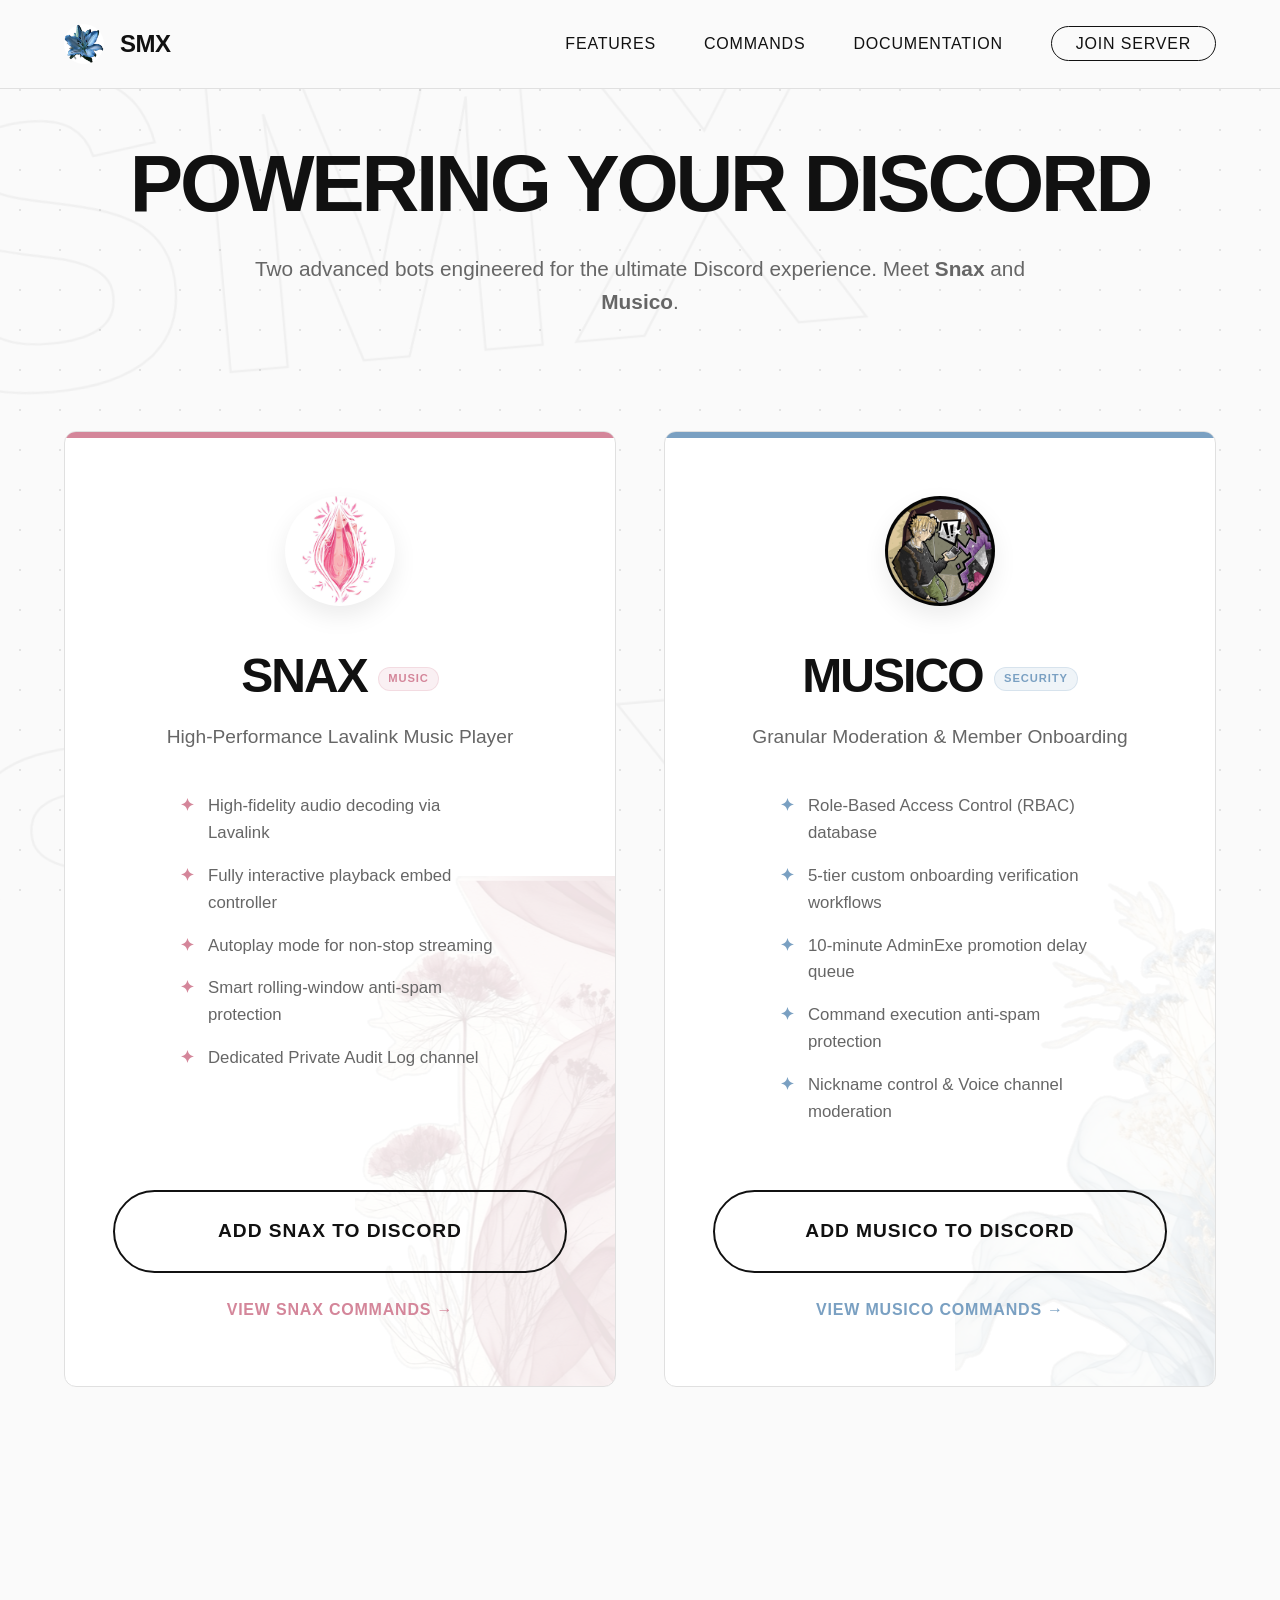
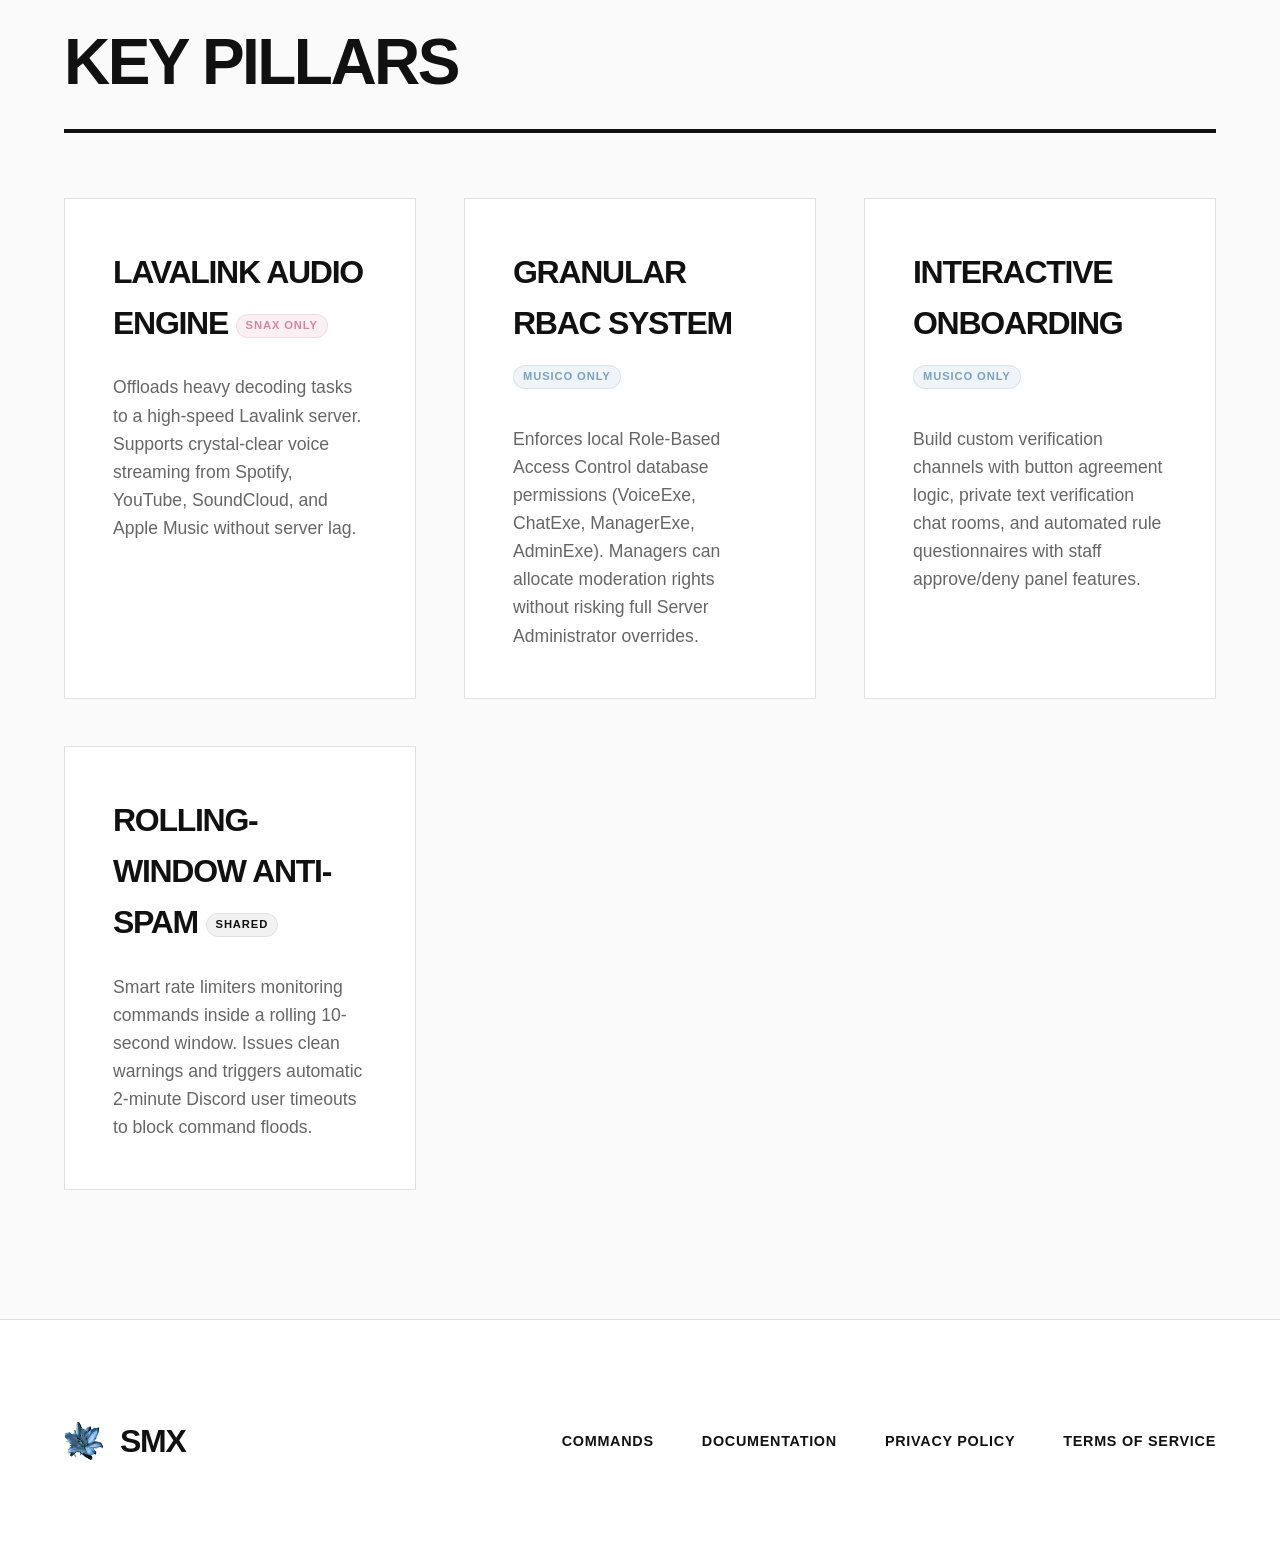
<file: index.html>
<!DOCTYPE html>
<html lang="en">
<head>
    <meta charset="UTF-8">
    <meta name="viewport" content="width=device-width, initial-scale=1.0">
    <title>Team SMX | Discord Bots</title>
    <meta name="description" content="Team SMX designs premium, secure, and high-performance Discord bots including Snax and Musico.">
    <link rel="stylesheet" href="style.css">
</head>
<body>

    <nav class="navbar">
        <div class="nav-container">
            <a href="index.html" class="logo-container">
                <img src="107f0842e4fa8916c533242ac1825f24.jpg" alt="SMX Logo" class="logo-img">
                <span class="logo">SMX</span>
            </a>
            <ul class="nav-links">
                <li><a href="#features">Features</a></li>
                <li><a href="commands.html">Commands</a></li>
                <li><a href="documentation.html">Documentation</a></li>
                <li><a href="https://discord.gg/rMasx9HgJJ" target="_blank" class="nav-btn">Join Server</a></li>
            </ul>
            <button class="nav-toggle" id="navToggle" aria-label="Toggle Navigation">
                <span></span>
                <span></span>
                <span></span>
            </button>
        </div>
    </nav>

    <header class="hub-header">
        <h1 class="load-reveal-1">Powering Your Discord</h1>
        <p class="load-reveal-2">Two advanced bots engineered for the ultimate Discord experience. Meet <strong>Snax</strong> and <strong>Musico</strong>.</p>
    </header>

    <div class="hero-split">
        <!-- Snax Card -->
        <div class="bot-card bot-card-snax load-reveal-3">
            <img src="8f053f263d9116fa80e7a926c35fbc48.png" alt="" class="card-bg-decoration">
            <img src="logo.jpg" alt="Snax Bot Logo" class="bot-icon">
            <h2>SNAX <span class="badge badge-snax">Music</span></h2>
            <p class="bot-tagline">High-Performance Lavalink Music Player</p>
            <ul class="bot-features-list">
                <li>High-fidelity audio decoding via Lavalink</li>
                <li>Fully interactive playback embed controller</li>
                <li>Autoplay mode for non-stop streaming</li>
                <li>Smart rolling-window anti-spam protection</li>
                <li>Dedicated Private Audit Log channel</li>
            </ul>
            <div style="margin-top: auto; display: flex; flex-direction: column; gap: 1rem; width: 100%;">
                <a href="https://discord.com/oauth2/authorize?client_id=1479181184696193154&permissions=7077452999618384&integration_type=0&scope=bot+applications.commands" target="_blank" class="btn-primary btn-snax">
                    Add Snax to Discord
                </a>
                <a href="commands.html#snax" style="font-weight:700; text-transform:uppercase; letter-spacing:0.05em; color:var(--accent-snax); margin-top:0.5rem; display:inline-block;">View Snax Commands →</a>
            </div>
        </div>

        <!-- Musico Card -->
        <div class="bot-card bot-card-musico load-reveal-3">
            <img src="a09a13268ee0ce5c69c2f5d4b030e3f8.png" alt="" class="card-bg-decoration">
            <img src="9dd57177c3105d9789e4b62c48ef1e9e.jpg" alt="Musico Bot Logo" class="bot-icon">
            <h2>MUSICO <span class="badge badge-musico">Security</span></h2>
            <p class="bot-tagline">Granular Moderation &amp; Member Onboarding</p>
            <ul class="bot-features-list">
                <li>Role-Based Access Control (RBAC) database</li>
                <li>5-tier custom onboarding verification workflows</li>
                <li>10-minute AdminExe promotion delay queue</li>
                <li>Command execution anti-spam protection</li>
                <li>Nickname control &amp; Voice channel moderation</li>
            </ul>
            <div style="margin-top: auto; display: flex; flex-direction: column; gap: 1rem; width: 100%;">
                <a href="https://discord.com/oauth2/authorize?client_id=1466430209019351050&permissions=8&integration_type=0&scope=bot" target="_blank" class="btn-primary btn-musico">
                    Add Musico to Discord
                </a>
                <a href="commands.html#musico" style="font-weight:700; text-transform:uppercase; letter-spacing:0.05em; color:var(--accent-musico); margin-top:0.5rem; display:inline-block;">View Musico Commands →</a>
            </div>
        </div>
    </div>

    <section id="features" class="section">
        <h2 class="section-title reveal">Key Pillars</h2>
        <div class="features-grid">
            <div class="feature-card reveal">
                <h3>Lavalink Audio Engine <span class="badge badge-snax">Snax Only</span></h3>
                <p>Offloads heavy decoding tasks to a high-speed Lavalink server. Supports crystal-clear voice streaming from Spotify, YouTube, SoundCloud, and Apple Music without server lag.</p>
            </div>
            <div class="feature-card reveal">
                <h3>Granular RBAC System <span class="badge badge-musico">Musico Only</span></h3>
                <p>Enforces local Role-Based Access Control database permissions (VoiceExe, ChatExe, ManagerExe, AdminExe). Managers can allocate moderation rights without risking full Server Administrator overrides.</p>
            </div>
            <div class="feature-card reveal">
                <h3>Interactive Onboarding <span class="badge badge-musico">Musico Only</span></h3>
                <p>Build custom verification channels with button agreement logic, private text verification chat rooms, and automated rule questionnaires with staff approve/deny panel features.</p>
            </div>
            <div class="feature-card reveal">
                <h3>Rolling-Window Anti-Spam <span class="badge" style="background:rgba(0,0,0,0.05); color:var(--text-main); border:1px solid var(--border-color);">Shared</span></h3>
                <p>Smart rate limiters monitoring commands inside a rolling 10-second window. Issues clean warnings and triggers automatic 2-minute Discord user timeouts to block command floods.</p>
            </div>
        </div>
    </section>

    <footer class="footer">
        <div class="footer-content">
            <div class="footer-brand">
                <img src="107f0842e4fa8916c533242ac1825f24.jpg" alt="SMX Logo" class="logo-img">
                <h2>SMX</h2>
            </div>
            <div class="footer-links">
                <a href="commands.html">Commands</a>
                <a href="documentation.html">Documentation</a>
                <a href="privacy.html">Privacy Policy</a>
                <a href="terms.html">Terms of Service</a>
            </div>
        </div>
    </footer>

    <script src="script.js"></script>
</body>
</html>
</file>
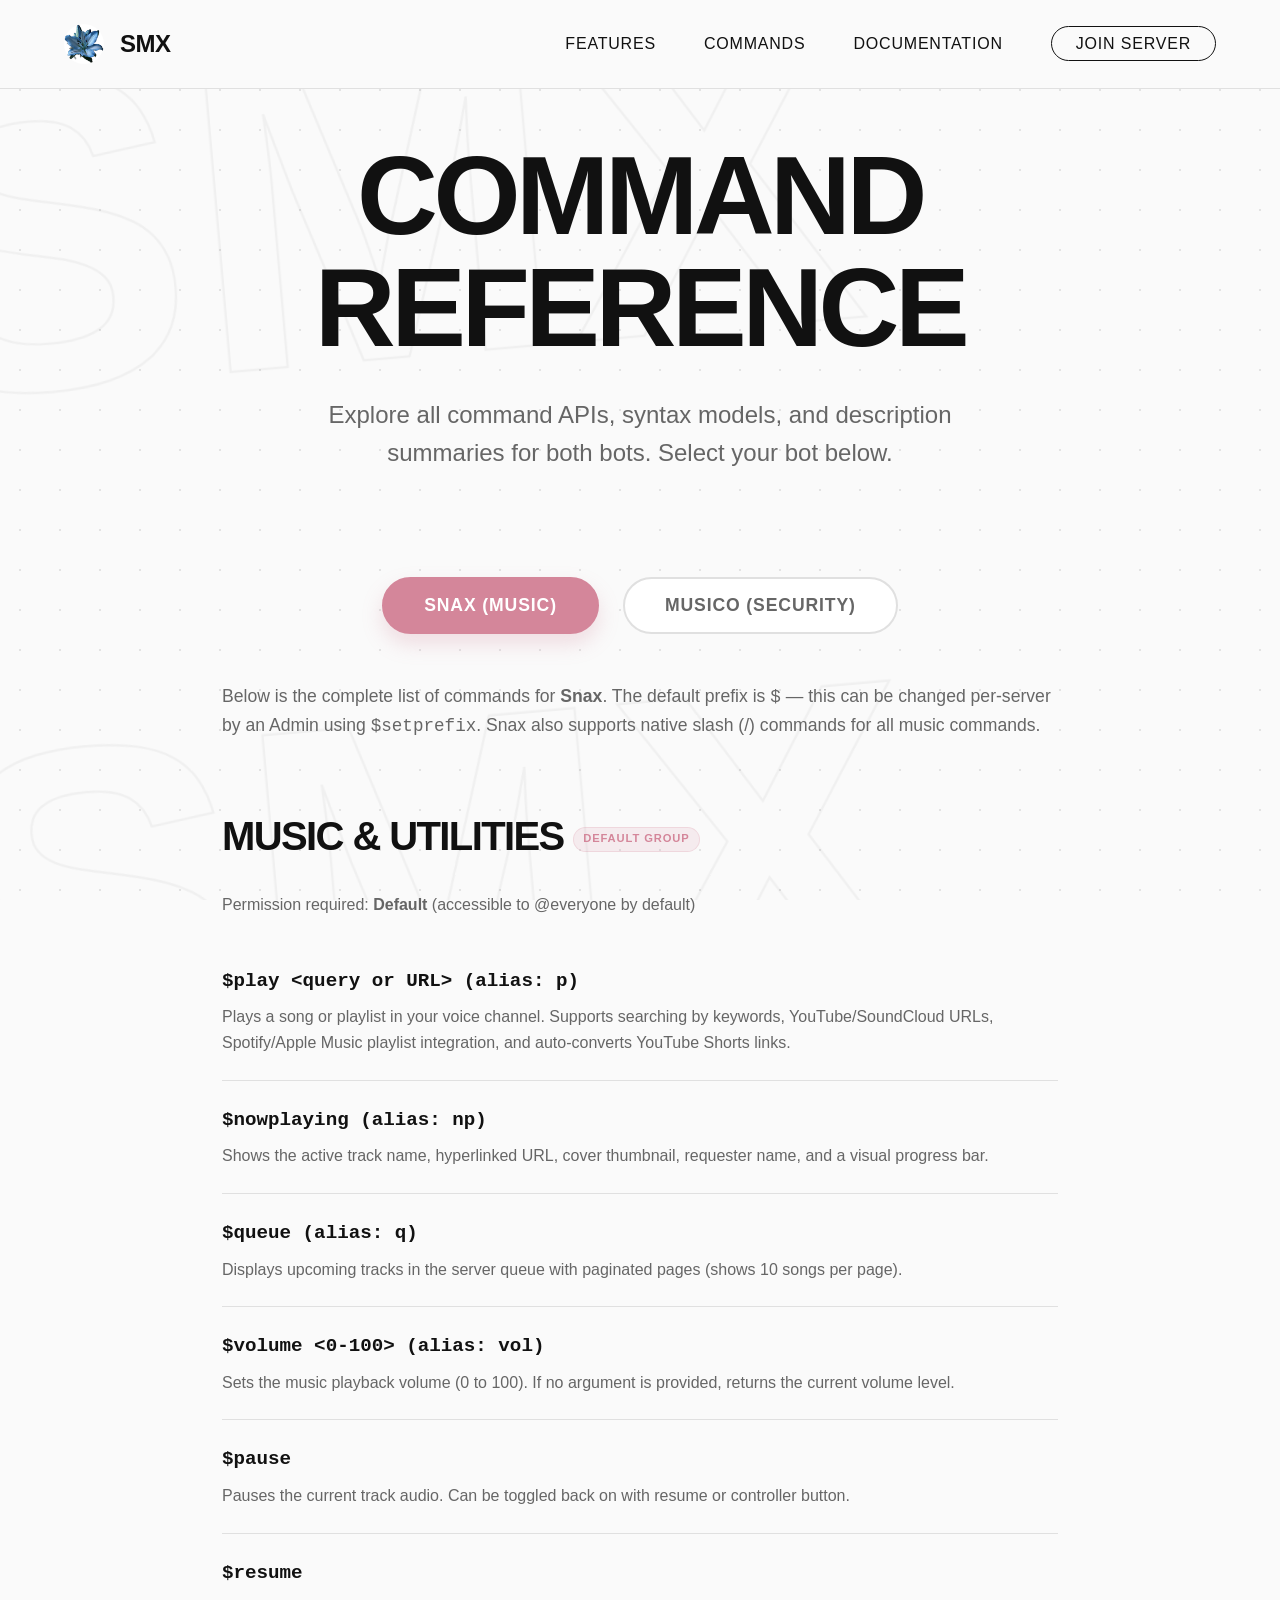
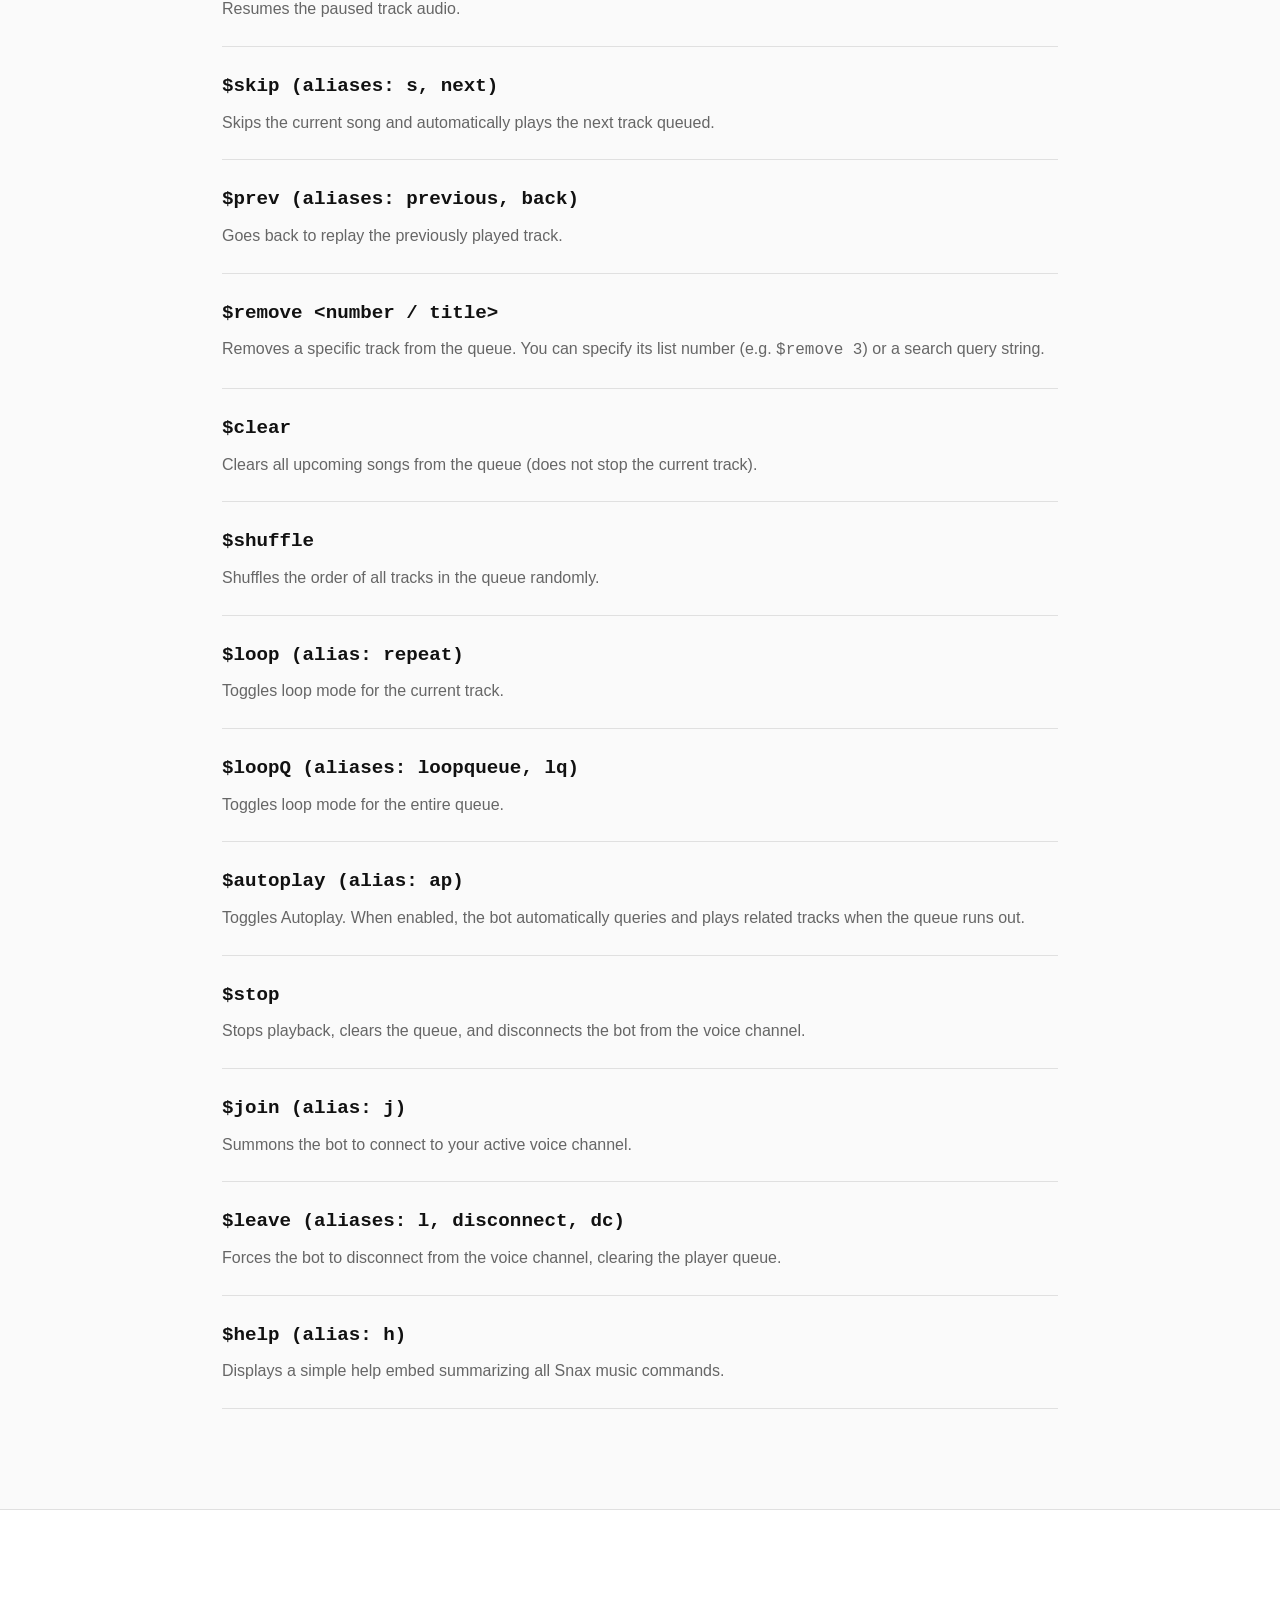
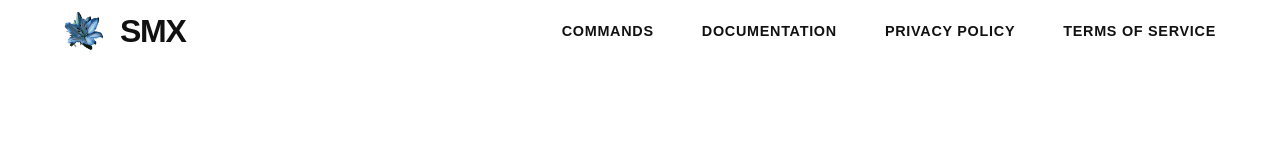
<file: commands.html>
<!DOCTYPE html>
<html lang="en">
<head>
    <meta charset="UTF-8">
    <meta name="viewport" content="width=device-width, initial-scale=1.0">
    <title>SMX | Commands</title>
    <meta name="description" content="Full command reference for Snax and Musico — premium Discord music and management bots.">
    <link rel="stylesheet" href="style.css">
</head>
<body>

    <nav class="navbar">
        <div class="nav-container">
            <a href="index.html" class="logo-container">
                <img src="107f0842e4fa8916c533242ac1825f24.jpg" alt="SMX Logo" class="logo-img">
                <span class="logo">SMX</span>
            </a>
            <ul class="nav-links">
                <li><a href="index.html#features">Features</a></li>
                <li><a href="commands.html">Commands</a></li>
                <li><a href="documentation.html">Documentation</a></li>
                <li><a href="https://discord.gg/rMasx9HgJJ" target="_blank" class="nav-btn">Join Server</a></li>
            </ul>
            <button class="nav-toggle" id="navToggle" aria-label="Toggle Navigation">
                <span></span>
                <span></span>
                <span></span>
            </button>
        </div>
    </nav>

    <header class="hero" style="min-height: auto; padding-top: 140px; padding-bottom: 2rem;">
        <div class="hero-content">
            <h1 class="load-reveal-1">Command Reference</h1>
            <p class="load-reveal-2" style="max-width: 700px; margin: 0 auto 1.5rem;">Explore all command APIs, syntax models, and description summaries for both bots. Select your bot below.</p>
        </div>
    </header>

    <div class="bot-switcher load-reveal-3">
        <button class="switcher-btn active" data-bot="snax">Snax (Music)</button>
        <button class="switcher-btn" data-bot="musico">Musico (Security)</button>
    </div>

    <div class="content-container" style="margin-top: 1rem;">
        
        <!-- ==========================================
             SNAX COMMAND VIEW (MUSIC & SPAM CONTROL)
             ========================================== -->
        <div id="snax-view" class="bot-view active">
            <p class="reveal">Below is the complete list of commands for <strong>Snax</strong>. The default prefix is <code>$</code> — this can be changed per-server by an Admin using <code>$setprefix</code>. Snax also supports native slash (/) commands for all music commands.</p>

            <div class="command-category reveal">
                <h2>Music &amp; Utilities <span class="badge badge-snax">Default Group</span></h2>
                <p style="font-size:1rem; color:var(--text-muted); margin-bottom:1.5rem;">Permission required: <strong>Default</strong> (accessible to @everyone by default)</p>

                <div class="cmd-item">
                    <div class="cmd-syntax">$play &lt;query or URL&gt; <span class="cmd-alias">(alias: p)</span></div>
                    <div class="cmd-desc">Plays a song or playlist in your voice channel. Supports searching by keywords, YouTube/SoundCloud URLs, Spotify/Apple Music playlist integration, and auto-converts YouTube Shorts links.</div>
                </div>
                <div class="cmd-item">
                    <div class="cmd-syntax">$nowplaying <span class="cmd-alias">(alias: np)</span></div>
                    <div class="cmd-desc">Shows the active track name, hyperlinked URL, cover thumbnail, requester name, and a visual progress bar.</div>
                </div>
                <div class="cmd-item">
                    <div class="cmd-syntax">$queue <span class="cmd-alias">(alias: q)</span></div>
                    <div class="cmd-desc">Displays upcoming tracks in the server queue with paginated pages (shows 10 songs per page).</div>
                </div>
                <div class="cmd-item">
                    <div class="cmd-syntax">$volume &lt;0-100&gt; <span class="cmd-alias">(alias: vol)</span></div>
                    <div class="cmd-desc">Sets the music playback volume (0 to 100). If no argument is provided, returns the current volume level.</div>
                </div>
                <div class="cmd-item">
                    <div class="cmd-syntax">$pause</div>
                    <div class="cmd-desc">Pauses the current track audio. Can be toggled back on with resume or controller button.</div>
                </div>
                <div class="cmd-item">
                    <div class="cmd-syntax">$resume</div>
                    <div class="cmd-desc">Resumes the paused track audio.</div>
                </div>
                <div class="cmd-item">
                    <div class="cmd-syntax">$skip <span class="cmd-alias">(aliases: s, next)</span></div>
                    <div class="cmd-desc">Skips the current song and automatically plays the next track queued.</div>
                </div>
                <div class="cmd-item">
                    <div class="cmd-syntax">$prev <span class="cmd-alias">(aliases: previous, back)</span></div>
                    <div class="cmd-desc">Goes back to replay the previously played track.</div>
                </div>
                <div class="cmd-item">
                    <div class="cmd-syntax">$remove &lt;number / title&gt;</div>
                    <div class="cmd-desc">Removes a specific track from the queue. You can specify its list number (e.g. <code>$remove 3</code>) or a search query string.</div>
                </div>
                <div class="cmd-item">
                    <div class="cmd-syntax">$clear</div>
                    <div class="cmd-desc">Clears all upcoming songs from the queue (does not stop the current track).</div>
                </div>
                <div class="cmd-item">
                    <div class="cmd-syntax">$shuffle</div>
                    <div class="cmd-desc">Shuffles the order of all tracks in the queue randomly.</div>
                </div>
                <div class="cmd-item">
                    <div class="cmd-syntax">$loop <span class="cmd-alias">(alias: repeat)</span></div>
                    <div class="cmd-desc">Toggles loop mode for the current track.</div>
                </div>
                <div class="cmd-item">
                    <div class="cmd-syntax">$loopQ <span class="cmd-alias">(aliases: loopqueue, lq)</span></div>
                    <div class="cmd-desc">Toggles loop mode for the entire queue.</div>
                </div>
                <div class="cmd-item">
                    <div class="cmd-syntax">$autoplay <span class="cmd-alias">(alias: ap)</span></div>
                    <div class="cmd-desc">Toggles Autoplay. When enabled, the bot automatically queries and plays related tracks when the queue runs out.</div>
                </div>
                <div class="cmd-item">
                    <div class="cmd-syntax">$stop</div>
                    <div class="cmd-desc">Stops playback, clears the queue, and disconnects the bot from the voice channel.</div>
                </div>
                <div class="cmd-item">
                    <div class="cmd-syntax">$join <span class="cmd-alias">(alias: j)</span></div>
                    <div class="cmd-desc">Summons the bot to connect to your active voice channel.</div>
                </div>
                <div class="cmd-item">
                    <div class="cmd-syntax">$leave <span class="cmd-alias">(aliases: l, disconnect, dc)</span></div>
                    <div class="cmd-desc">Forces the bot to disconnect from the voice channel, clearing the player queue.</div>
                </div>
                <div class="cmd-item">
                    <div class="cmd-syntax">$help <span class="cmd-alias">(alias: h)</span></div>
                    <div class="cmd-desc">Displays a simple help embed summarizing all Snax music commands.</div>
                </div>
            </div>
        </div>

        <!-- ==========================================
             MUSICO COMMAND VIEW (RBAC & VERIFICATION)
             ========================================== -->
        <div id="musico-view" class="bot-view">
            <p class="reveal">Below is the complete list of commands for <strong>Musico</strong>. The default prefix is <code>!</code> — this can be changed per-server by an Admin using <code>!setprefix</code>. Musico enforces a strict Role-Based Access Control (RBAC) hierarchy.</p>

            <!-- General Utilities -->
            <div class="command-category reveal">
                <h2>General Utilities <span class="badge badge-musico">Default Group</span></h2>
                <p style="font-size:1rem; color:var(--text-muted); margin-bottom:1.5rem;">Permission required: <strong>Default</strong> (accessible to @everyone by default)</p>

                <div class="cmd-item">
                    <div class="cmd-syntax">!help</div>
                    <div class="cmd-desc">Opens the interactive help guide. Displays an interactive select menu filtering categories the user has permission to execute.</div>
                </div>
                <div class="cmd-item">
                    <div class="cmd-syntax">!ping</div>
                    <div class="cmd-desc">Returns the WebSocket latency between the Discord client and API gateway.</div>
                </div>
                <div class="cmd-item">
                    <div class="cmd-syntax">!hello</div>
                    <div class="cmd-desc">Responds with a simple greeting.</div>
                </div>
            </div>

            <!-- Voice Exe -->
            <div class="command-category reveal">
                <h2>Voice channel controls <span class="badge badge-musico">VoiceExe Group</span></h2>
                <p style="font-size:1rem; color:var(--text-muted); margin-bottom:1.5rem;">Permission required: <strong>VoiceExe</strong> (granted to Voice Staff)</p>

                <div class="cmd-item">
                    <div class="cmd-syntax">!mute &lt;@user/ID&gt;</div>
                    <div class="cmd-desc">Mutes a user's voice transmission in their current voice channel.</div>
                </div>
                <div class="cmd-item">
                    <div class="cmd-syntax">!unmute &lt;@user/ID&gt;</div>
                    <div class="cmd-desc">Restores a user's voice transmission in their voice channel.</div>
                </div>
                <div class="cmd-item">
                    <div class="cmd-syntax">!deafen &lt;@user/ID&gt;</div>
                    <div class="cmd-desc">Deafens a user, blocking their voice playback in their voice channel.</div>
                </div>
                <div class="cmd-item">
                    <div class="cmd-syntax">!undeafen &lt;@user/ID&gt;</div>
                    <div class="cmd-desc">Undeafens a user, restoring playback in their voice channel.</div>
                </div>
                <div class="cmd-item">
                    <div class="cmd-syntax">!dragreq &lt;@user/ID&gt;</div>
                    <div class="cmd-desc">Sends an invitation asking to move a user into your current VC. User gets an invite embed with a checkmark button to accept.</div>
                </div>
                <div class="cmd-item">
                    <div class="cmd-syntax">!addme</div>
                    <div class="cmd-desc">Requests the bot to join the voice channel you are currently in.</div>
                </div>
            </div>

            <!-- Nickname Exe -->
            <div class="command-category reveal">
                <h2>Nickname Control <span class="badge badge-musico">setNickExe Group</span></h2>
                <p style="font-size:1rem; color:var(--text-muted); margin-bottom:1.5rem;">Permission required: <strong>setNickExe</strong></p>

                <div class="cmd-item">
                    <div class="cmd-syntax">!setnick &lt;@user/ID&gt; &lt;new nickname&gt;</div>
                    <div class="cmd-desc">Updates a user's server nickname. (Hierarchy rules apply).</div>
                </div>
                <div class="cmd-item">
                    <div class="cmd-syntax">!remnick &lt;@user/ID&gt;</div>
                    <div class="cmd-desc">Resets a user's nickname back to their default Discord username.</div>
                </div>
            </div>

            <!-- Chat Exe -->
            <div class="command-category reveal">
                <h2>Chat Moderation <span class="badge badge-musico">ChatExe Group</span></h2>
                <p style="font-size:1rem; color:var(--text-muted); margin-bottom:1.5rem;">Permission required: <strong>ChatExe</strong></p>

                <div class="cmd-item">
                    <div class="cmd-syntax">!purge &lt;amount&gt;</div>
                    <div class="cmd-desc">Purges messages from the current channel (Accepts 1-100, up to 14 days old).</div>
                </div>
                <div class="cmd-item">
                    <div class="cmd-syntax">!timeout &lt;@user/ID&gt; &lt;minutes&gt; [reason]</div>
                    <div class="cmd-desc">Applies a Discord timeout block on a member, restricting text and voice channel communications.</div>
                </div>
            </div>

            <!-- Manager Exe -->
            <div class="command-category reveal">
                <h2>Server Management <span class="badge badge-musico">ManagerExe Group</span></h2>
                <p style="font-size:1rem; color:var(--text-muted); margin-bottom:1.5rem;">Permission required: <strong>ManagerExe</strong> (ManagerExe users can also assign VoiceExe, setNickExe, and Default groups)</p>

                <div class="cmd-item">
                    <div class="cmd-syntax">!ban &lt;@user/ID&gt; [reason]</div>
                    <div class="cmd-desc">Banish a user from the server. Prompts a staff confirmation embed with green [Confirm] and red [Cancel] buttons.</div>
                </div>
                <div class="cmd-item">
                    <div class="cmd-syntax">!kick &lt;@user/ID&gt; [reason]</div>
                    <div class="cmd-desc">Kicks a user out of the server immediately, using a confirmation embed flow.</div>
                </div>
                <div class="cmd-item">
                    <div class="cmd-syntax">!unban &lt;userID&gt;</div>
                    <div class="cmd-desc">Revokes an active server ban on a user using their numeric Discord User ID.</div>
                </div>
            </div>

            <!-- Admin / Permission Commands -->
            <div class="command-category reveal">
                <h2>Admin &amp; Permissions <span class="badge badge-musico">AdminExe Group</span></h2>
                <p style="font-size:1rem; color:var(--text-muted); margin-bottom:1.5rem;">Permission required: <strong>AdminExe</strong> (or Server Owner)</p>

                <div class="cmd-item">
                    <div class="cmd-syntax">!AdminExe &lt;@user/@role/ID&gt;</div>
                    <div class="cmd-desc">Assigns the target to the AdminExe group (subject to a mandatory 10-minute cooldown queue before taking effect).</div>
                </div>
                <div class="cmd-item">
                    <div class="cmd-syntax">!remAdminExe &lt;@user/@role/ID&gt;</div>
                    <div class="cmd-desc">Revokes the AdminExe group assignment (cancels pending queue instantly).</div>
                </div>
                <div class="cmd-item">
                    <div class="cmd-syntax">!ManagerExe &lt;@user/@role/ID&gt;</div>
                    <div class="cmd-desc">Assigns the target to the ManagerExe group (active immediately).</div>
                </div>
                <div class="cmd-item">
                    <div class="cmd-syntax">!remManagerExe &lt;@user/@role/ID&gt;</div>
                    <div class="cmd-desc">Revokes the ManagerExe group assignment.</div>
                </div>
                <div class="cmd-item">
                    <div class="cmd-syntax">!VoiceExe &lt;@user/@role/ID&gt;</div>
                    <div class="cmd-desc">Assigns the target to the VoiceExe group.</div>
                </div>
                <div class="cmd-item">
                    <div class="cmd-syntax">!remVoiceExe &lt;@user/@role/ID&gt;</div>
                    <div class="cmd-desc">Revokes the VoiceExe group assignment.</div>
                </div>
                <div class="cmd-item">
                    <div class="cmd-syntax">!setNickExe &lt;@user/@role/ID&gt;</div>
                    <div class="cmd-desc">Assigns the target to the setNickExe group.</div>
                </div>
                <div class="cmd-item">
                    <div class="cmd-syntax">!remNickExe &lt;@user/@role/ID&gt;</div>
                    <div class="cmd-desc">Revokes the setNickExe group assignment.</div>
                </div>
                <div class="cmd-item">
                    <div class="cmd-syntax">!ChatExe &lt;@user/@role/ID&gt;</div>
                    <div class="cmd-desc">Assigns the target to the ChatExe group.</div>
                </div>
                <div class="cmd-item">
                    <div class="cmd-syntax">!remChatExe &lt;@user/@role/ID&gt;</div>
                    <div class="cmd-desc">Revokes the ChatExe group assignment.</div>
                </div>
                <div class="cmd-item">
                    <div class="cmd-syntax">!BypassExe &lt;@user/@role/ID&gt;</div>
                    <div class="cmd-desc">Assigns the target to the BypassExe group (increases rate limits, active immediately).</div>
                </div>
                <div class="cmd-item">
                    <div class="cmd-syntax">!remBypassExe &lt;@user/@role/ID&gt;</div>
                    <div class="cmd-desc">Revokes the BypassExe group assignment.</div>
                </div>
                <div class="cmd-item">
                    <div class="cmd-syntax">!SupBypass &lt;@user/@role/ID&gt;</div>
                    <div class="cmd-desc">Assigns the target to the SupBypass group (provides complete spam immunity, active immediately).</div>
                </div>
                <div class="cmd-item">
                    <div class="cmd-syntax">!remSupBypass &lt;@user/@role/ID&gt;</div>
                    <div class="cmd-desc">Revokes the SupBypass group assignment.</div>
                </div>
                <div class="cmd-item">
                    <div class="cmd-syntax">!assign_default &lt;@user/@role/ID&gt;</div>
                    <div class="cmd-desc">Grants the default commands group to the specified target.</div>
                </div>
                <div class="cmd-item">
                    <div class="cmd-syntax">!default_remove &lt;@user/@role/ID&gt;</div>
                    <div class="cmd-desc">Revokes the default group assignment from the specified target.</div>
                </div>
                <div class="cmd-item">
                    <div class="cmd-syntax">!fetch &lt;@user/@role/ID&gt;</div>
                    <div class="cmd-desc">Audits a target's permissions, showing direct groups and groups inherited via roles.</div>
                </div>
                <div class="cmd-item">
                    <div class="cmd-syntax">!setprefix &lt;prefix&gt;</div>
                    <div class="cmd-desc">Sets a custom command prefix for this server.</div>
                </div>
                <div class="cmd-item">
                    <div class="cmd-syntax">!remprefix</div>
                    <div class="cmd-desc">Removes the custom prefix, reverting this server back to the default prefix (!).</div>
                </div>
            </div>

            <!-- Verification Management -->
            <div class="command-category reveal">
                <h2>Onboarding Setup <span class="badge badge-musico">AdminExe Group</span></h2>
                <p style="font-size:1rem; color:var(--text-muted); margin-bottom:1.5rem;">Permission required: <strong>AdminExe</strong></p>

                <div class="cmd-item">
                    <div class="cmd-syntax">!setverification &lt;OFF/LOW/MEDIUM/HIGH/STRICT&gt;</div>
                    <div class="cmd-desc">Updates the verification strictness policy for this server.</div>
                </div>
                <div class="cmd-item">
                    <div class="cmd-syntax">!setverifiedrole &lt;role name&gt;</div>
                    <div class="cmd-desc">Configures the server role assigned to verified members.</div>
                </div>
                <div class="cmd-item">
                    <div class="cmd-syntax">!verify &lt;rules_message | @user&gt;</div>
                    <div class="cmd-desc">Posts the rules agreement button (using "rules_message" parameter) or manually launches onboarding verification workflows for a user.</div>
                </div>
            </div>

            <!-- Announcement Commands -->
            <div class="command-category reveal">
                <h2>Announcement Commands <span class="badge badge-musico">AdminExe Group</span></h2>
                <p style="font-size:1rem; color:var(--text-muted); margin-bottom:1.5rem;">Permission required: <strong>AdminExe</strong> (or Bot Owner)</p>

                <div class="cmd-item">
                    <div class="cmd-syntax">!announce &lt;message&gt;</div>
                    <div class="cmd-desc">Standard announcement. Formats and prints a localized embed announcement in the channel.</div>
                </div>
                <div class="cmd-item">
                    <div class="cmd-syntax">!announceown &lt;message&gt;</div>
                    <div class="cmd-desc">Global broadcast. Sends an announcement to the best text channel in all servers the bot resides in. (Bot Owner only).</div>
                </div>
            </div>
        </div>

    </div>

    <footer class="footer">
        <div class="footer-content">
            <div class="footer-brand">
                <img src="107f0842e4fa8916c533242ac1825f24.jpg" alt="SMX Logo" class="logo-img">
                <h2>SMX</h2>
            </div>
            <div class="footer-links">
                <a href="commands.html">Commands</a>
                <a href="documentation.html">Documentation</a>
                <a href="privacy.html">Privacy Policy</a>
                <a href="terms.html">Terms of Service</a>
            </div>
        </div>
    </footer>

    <script src="script.js"></script>
</body>
</html>
</file>
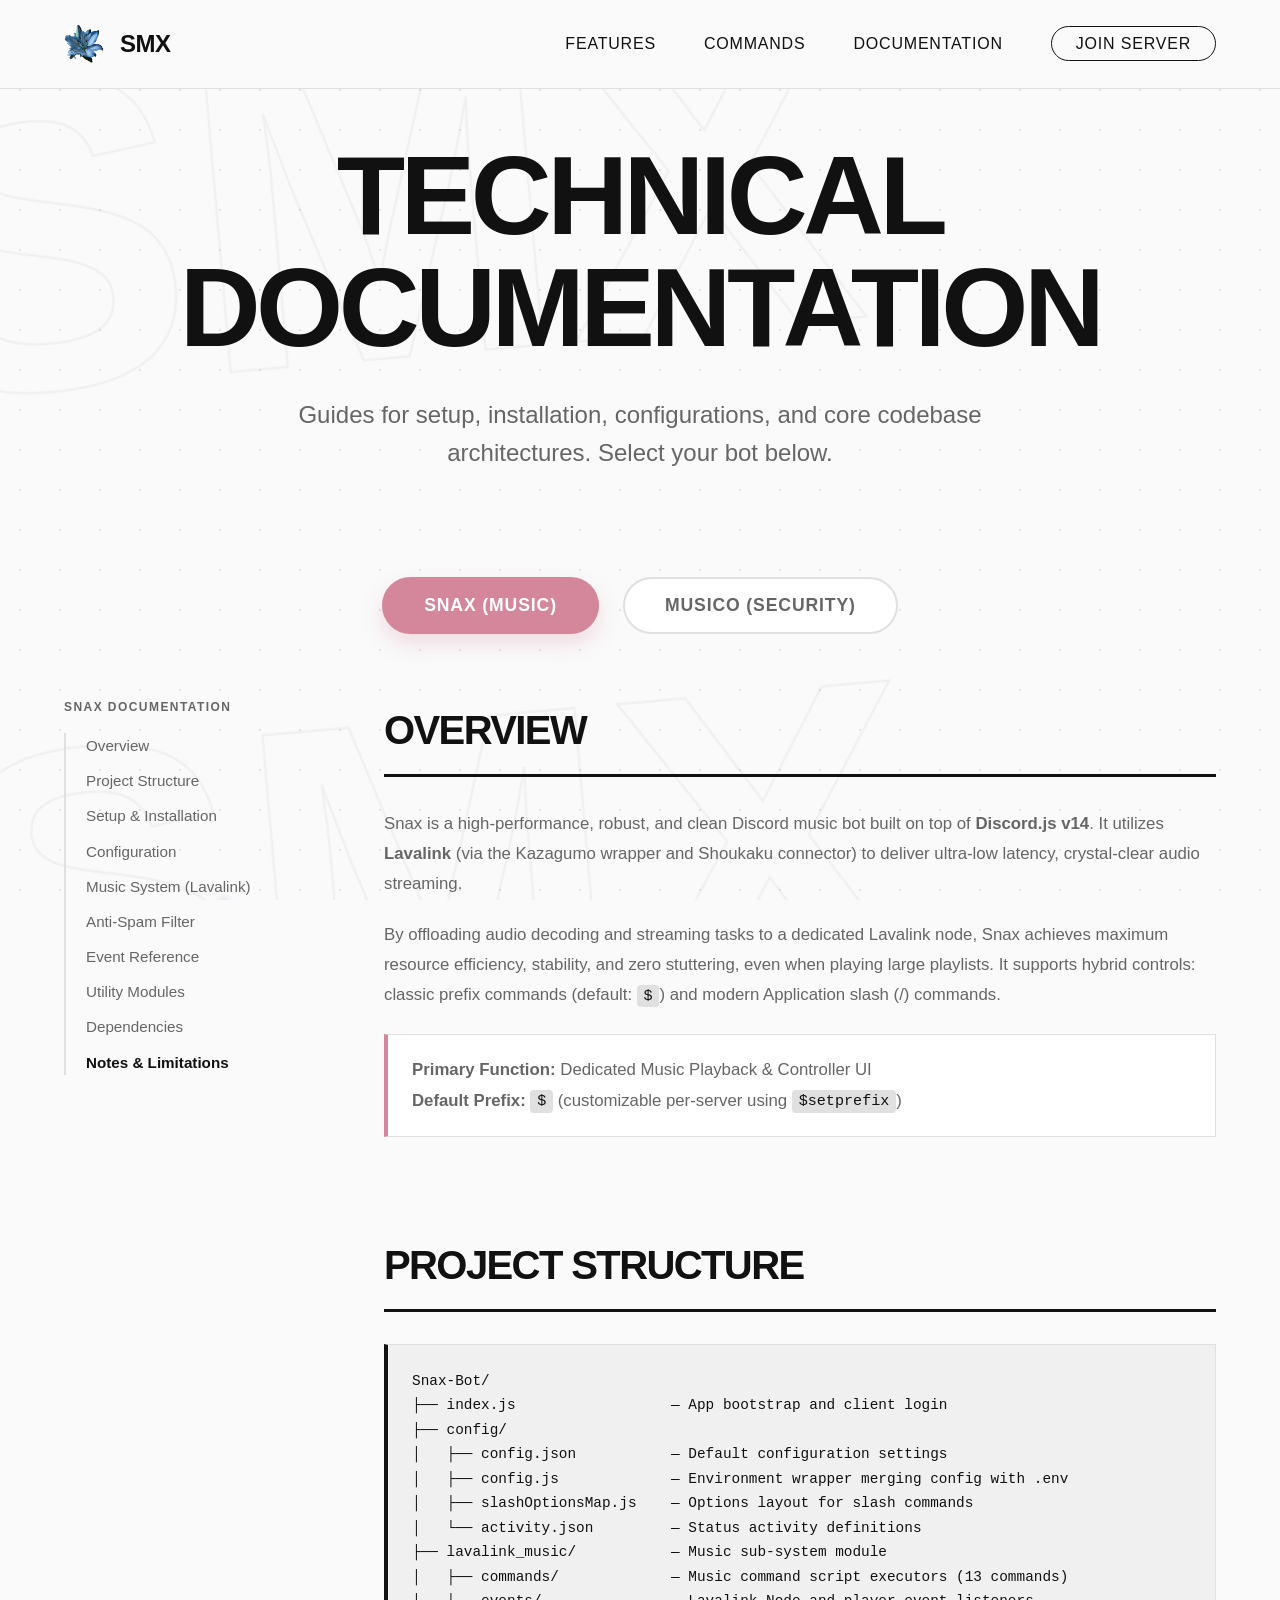
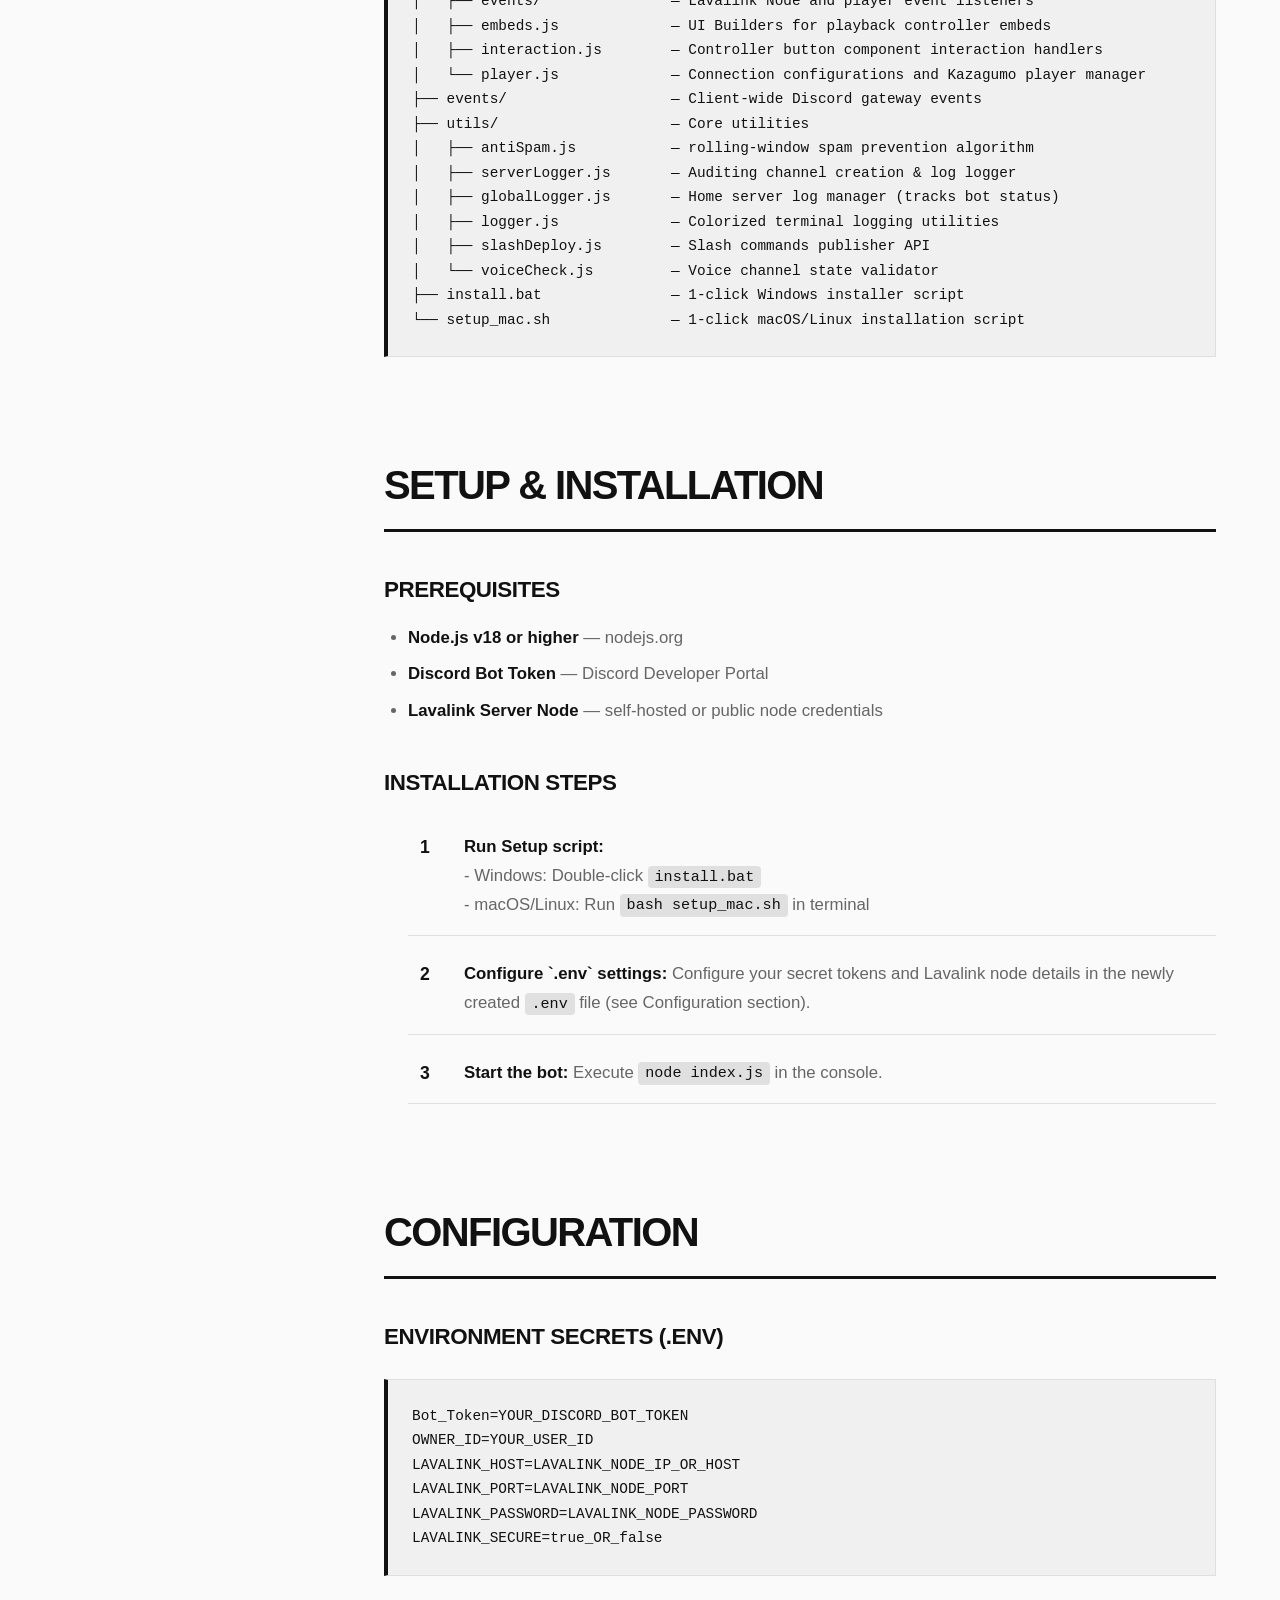
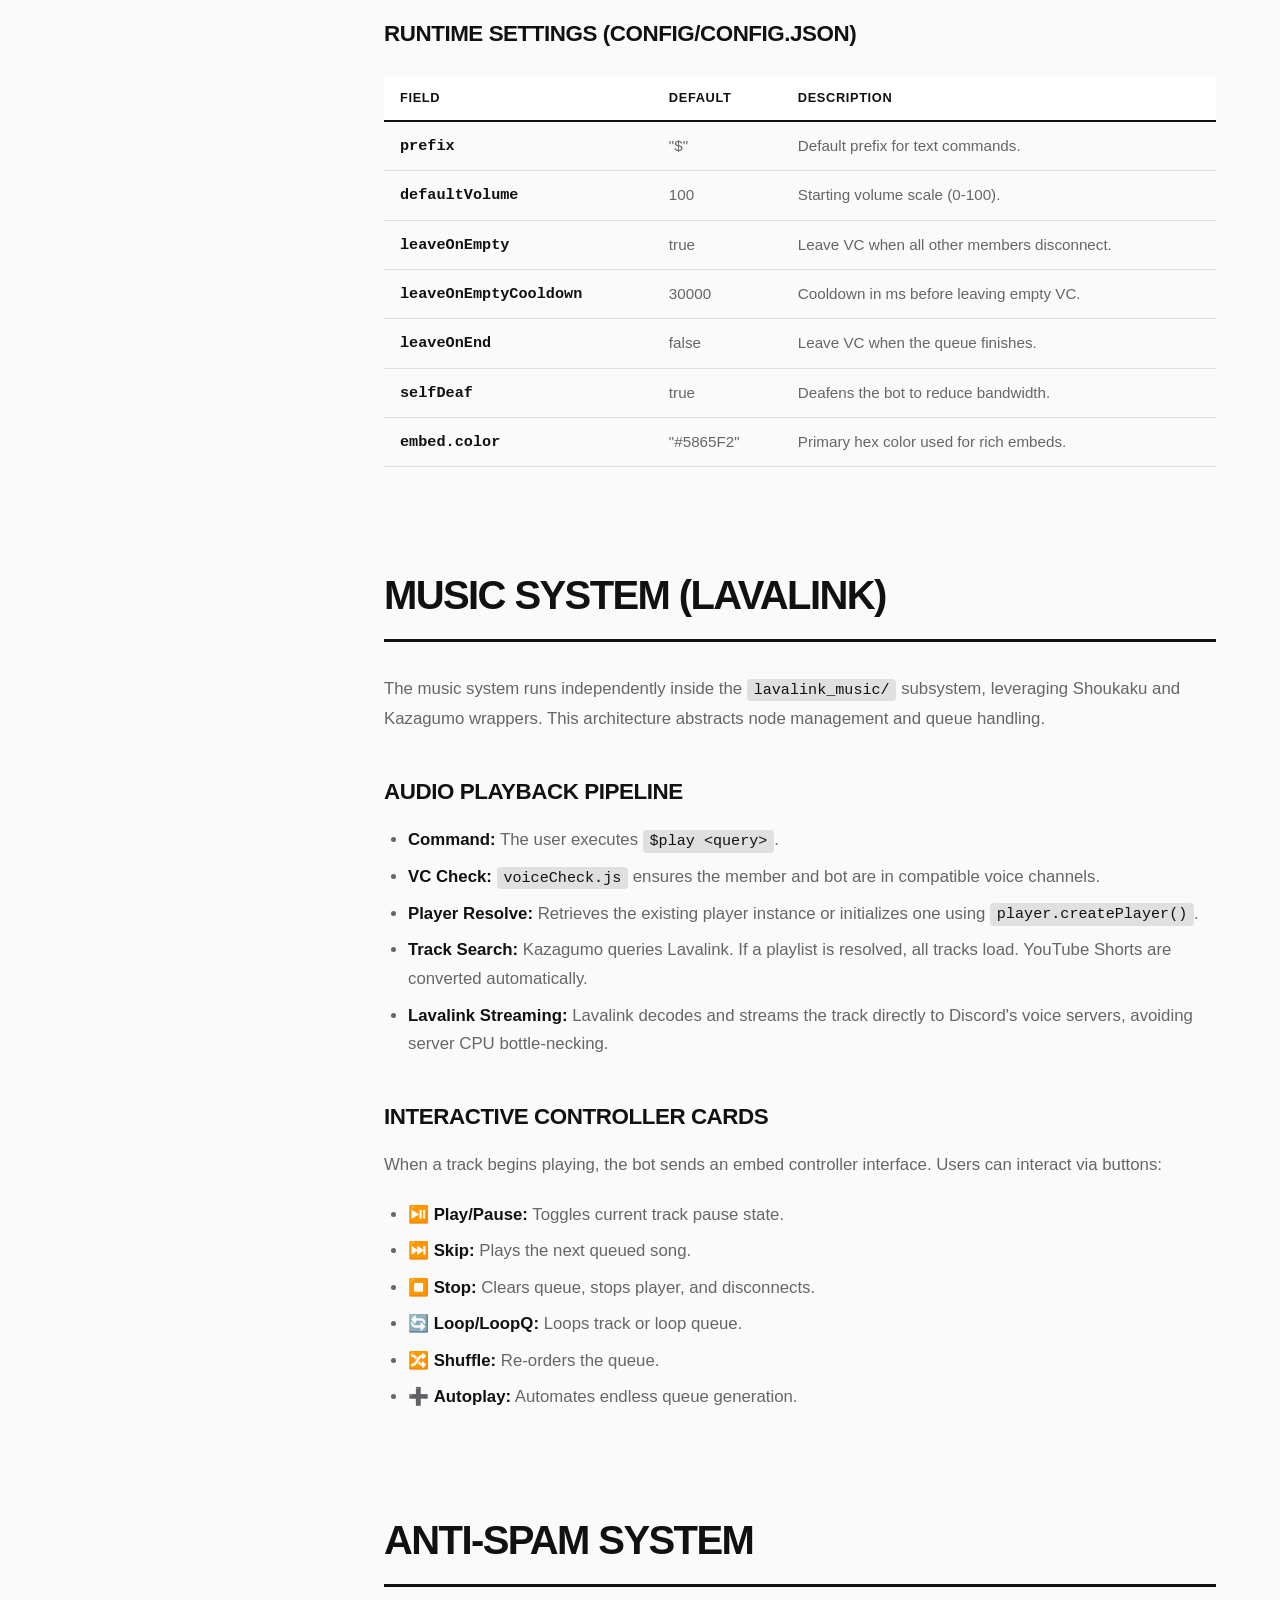
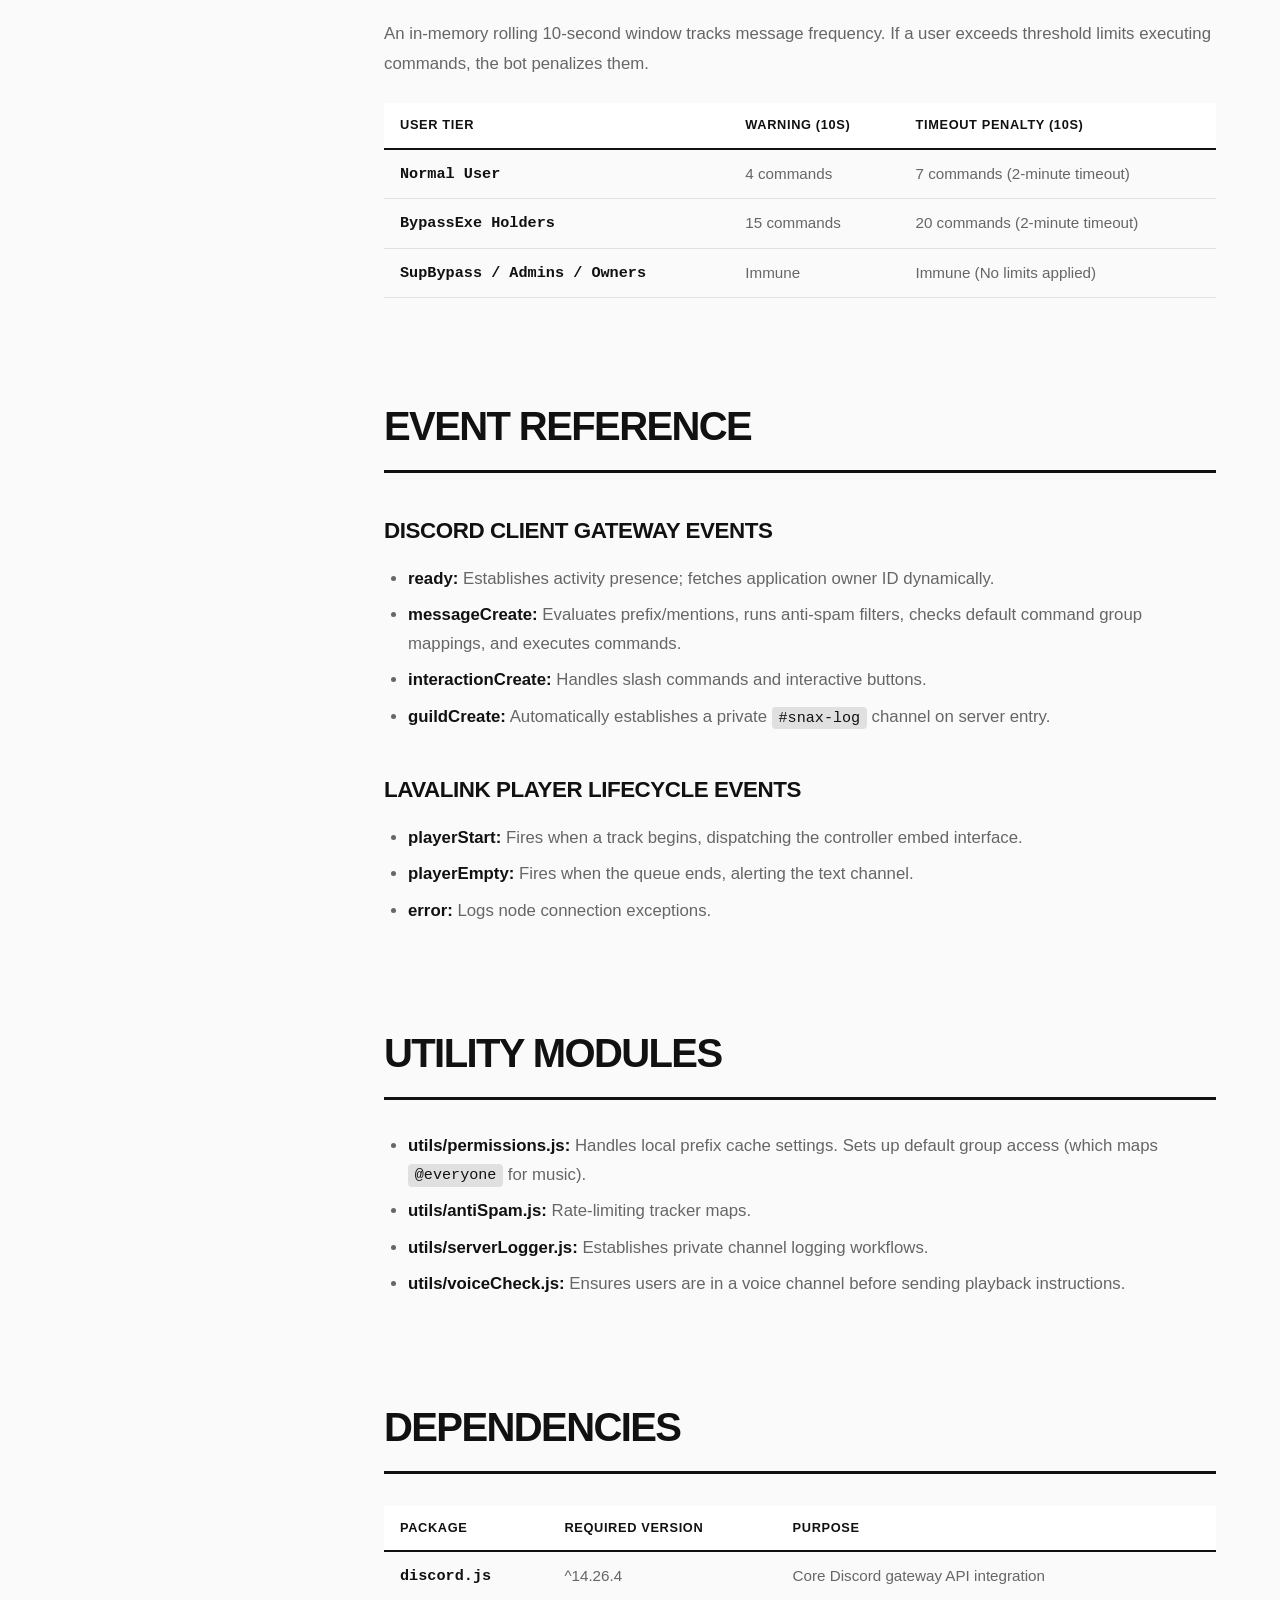
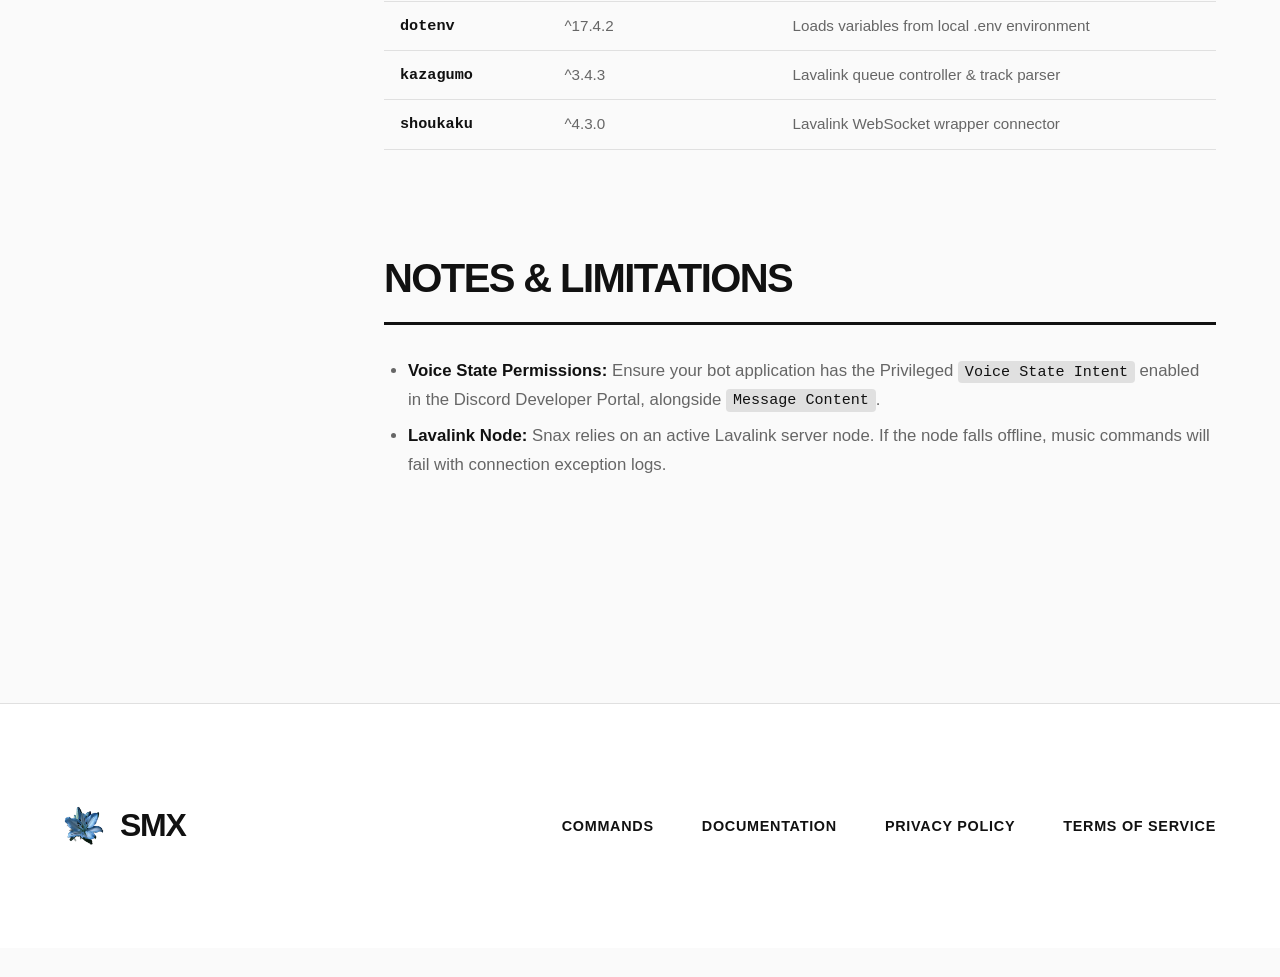
<file: documentation.html>
<!DOCTYPE html>
<html lang="en">
<head>
    <meta charset="UTF-8">
    <meta name="viewport" content="width=device-width, initial-scale=1.0">
    <title>SMX | Documentation</title>
    <meta name="description" content="Technical setup, configuration, and structural documentation for Snax and Musico bots.">
    <link rel="stylesheet" href="style.css">
    <style>
        /* Doc-specific additions */
        .doc-nav {
            position: sticky;
            top: 90px;
            width: 240px;
            flex-shrink: 0;
            align-self: flex-start;
        }

        .doc-nav-title {
            font-size: 0.75rem;
            font-weight: 700;
            text-transform: uppercase;
            letter-spacing: 0.12em;
            color: var(--text-muted);
            margin-bottom: 1rem;
        }

        .doc-nav ul {
            list-style: none;
            border-left: 2px solid var(--border-color);
            padding-left: 1.25rem;
        }

        .doc-nav ul li {
            margin-bottom: 0.6rem;
        }

        .doc-nav ul li a {
            font-size: 0.95rem;
            font-weight: 500;
            color: var(--text-muted);
            transition: color 0.2s, opacity 0.2s;
        }

        .doc-nav ul li a:hover {
            color: var(--text-main);
            opacity: 1;
        }

        .doc-nav ul li a.active {
            color: var(--text-main);
            font-weight: 700;
        }

        .doc-layout {
            max-width: 1400px;
            margin: 0 auto;
            padding: 1rem 4rem 8rem;
            display: flex;
            gap: 5rem;
        }

        .doc-content {
            flex: 1;
            min-width: 0;
        }

        .doc-section {
            margin-bottom: 6rem;
            scroll-margin-top: 110px;
        }

        .doc-section h2 {
            font-size: 2.5rem;
            text-transform: uppercase;
            border-bottom: 3px solid var(--text-main);
            padding-bottom: 0.75rem;
            margin-bottom: 2rem;
        }

        .doc-section h3 {
            font-size: 1.4rem;
            text-transform: uppercase;
            letter-spacing: -0.02em;
            margin-top: 2.5rem;
            margin-bottom: 1rem;
        }

        .doc-section p {
            font-size: 1.05rem;
            color: var(--text-muted);
            margin-bottom: 1.25rem;
            line-height: 1.8;
        }

        .doc-section ul, .doc-section ol {
            padding-left: 1.5rem;
            margin-bottom: 1.25rem;
        }

        .doc-section li {
            font-size: 1.05rem;
            color: var(--text-muted);
            margin-bottom: 0.5rem;
            line-height: 1.7;
        }

        .doc-section li strong {
            color: var(--text-main);
        }

        code {
            font-family: 'Courier New', Courier, monospace;
            background: var(--border-color);
            padding: 0.15em 0.45em;
            border-radius: 4px;
            font-size: 0.9em;
            color: var(--text-main);
        }

        pre {
            background: #F0F0F0;
            border: 1px solid var(--border-color);
            border-left: 4px solid var(--text-main);
            padding: 1.5rem;
            overflow-x: auto;
            margin: 1.5rem 0;
            font-size: 0.9rem;
            line-height: 1.7;
        }

        pre code {
            background: none;
            padding: 0;
            font-size: inherit;
        }

        .info-box {
            border: 1px solid var(--border-color);
            border-left: 4px solid var(--text-main);
            padding: 1.25rem 1.5rem;
            margin: 1.5rem 0;
            background: var(--surface);
        }

        .info-box p {
            margin-bottom: 0;
        }

        .data-table {
            width: 100%;
            border-collapse: collapse;
            margin: 1.5rem 0;
            font-size: 0.95rem;
        }

        .data-table th {
            text-align: left;
            padding: 0.75rem 1rem;
            font-weight: 700;
            text-transform: uppercase;
            letter-spacing: 0.05em;
            font-size: 0.8rem;
            border-bottom: 2px solid var(--text-main);
            background: var(--surface);
        }

        .data-table td {
            padding: 0.75rem 1rem;
            border-bottom: 1px solid var(--border-color);
            color: var(--text-muted);
            vertical-align: top;
        }

        .data-table td:first-child {
            font-weight: 600;
            color: var(--text-main);
            font-family: 'Courier New', Courier, monospace;
            white-space: nowrap;
        }

        .doc-hero {
            padding-bottom: 0;
        }

        .step-list {
            counter-reset: step-counter;
            list-style: none;
            padding-left: 0;
        }

        .step-list li {
            counter-increment: step-counter;
            padding: 1rem 1rem 1rem 3.5rem;
            position: relative;
            border-bottom: 1px solid var(--border-color);
        }

        .step-list li::before {
            content: counter(step-counter);
            position: absolute;
            left: 0.75rem;
            top: 1rem;
            font-weight: 800;
            font-size: 1.1rem;
            color: var(--text-main);
            font-family: 'Helvetica Neue', Helvetica, Arial, sans-serif;
        }

        @media (max-width: 1024px) {
            .doc-layout { flex-direction: column; padding: 2rem; gap: 2rem; }
            .doc-nav { position: static; width: 100%; }
        }
    </style>
</head>
<body>

    <nav class="navbar">
        <div class="nav-container">
            <a href="index.html" class="logo-container">
                <img src="107f0842e4fa8916c533242ac1825f24.jpg" alt="SMX Logo" class="logo-img">
                <span class="logo">SMX</span>
            </a>
            <ul class="nav-links">
                <li><a href="index.html#features">Features</a></li>
                <li><a href="commands.html">Commands</a></li>
                <li><a href="documentation.html">Documentation</a></li>
                <li><a href="https://discord.gg/rMasx9HgJJ" target="_blank" class="nav-btn">Join Server</a></li>
            </ul>
            <button class="nav-toggle" id="navToggle" aria-label="Toggle Navigation">
                <span></span>
                <span></span>
                <span></span>
            </button>
        </div>
    </nav>

    <header class="hero doc-hero" style="min-height: auto; padding-top: 140px; padding-bottom: 2rem;">
        <div class="hero-content">
            <h1 class="load-reveal-1">Technical Documentation</h1>
            <p class="load-reveal-2" style="max-width: 700px; margin: 0 auto 1.5rem;">Guides for setup, installation, configurations, and core codebase architectures. Select your bot below.</p>
        </div>
    </header>

    <div class="bot-switcher load-reveal-3">
        <button class="switcher-btn active" data-bot="snax">Snax (Music)</button>
        <button class="switcher-btn" data-bot="musico">Musico (Security)</button>
    </div>

    <!-- ==========================================
         SNAX DOCUMENTATION VIEW
         ========================================== -->
    <div id="snax-view" class="bot-view active">
        <div class="doc-layout">
            <!-- Sidebar Navigation -->
            <aside class="doc-nav">
                <p class="doc-nav-title">Snax Documentation</p>
                <ul>
                    <li><a href="#snax-overview" id="nav-snax-overview">Overview</a></li>
                    <li><a href="#snax-structure" id="nav-snax-structure">Project Structure</a></li>
                    <li><a href="#snax-setup" id="nav-snax-setup">Setup &amp; Installation</a></li>
                    <li><a href="#snax-configuration" id="nav-snax-configuration">Configuration</a></li>
                    <li><a href="#snax-music" id="nav-snax-music">Music System (Lavalink)</a></li>
                    <li><a href="#snax-antispam" id="nav-snax-antispam">Anti-Spam Filter</a></li>
                    <li><a href="#snax-events" id="nav-snax-events">Event Reference</a></li>
                    <li><a href="#snax-utils" id="nav-snax-utils">Utility Modules</a></li>
                    <li><a href="#snax-dependencies" id="nav-snax-dependencies">Dependencies</a></li>
                    <li><a href="#snax-limitations" id="nav-snax-limitations">Notes &amp; Limitations</a></li>
                </ul>
            </aside>

            <!-- Main Content -->
            <main class="doc-content">
                <!-- Overview -->
                <section class="doc-section reveal" id="snax-overview">
                    <h2>Overview</h2>
                    <p>Snax is a high-performance, robust, and clean Discord music bot built on top of <strong>Discord.js v14</strong>. It utilizes <strong>Lavalink</strong> (via the Kazagumo wrapper and Shoukaku connector) to deliver ultra-low latency, crystal-clear audio streaming.</p>
                    <p>By offloading audio decoding and streaming tasks to a dedicated Lavalink node, Snax achieves maximum resource efficiency, stability, and zero stuttering, even when playing large playlists. It supports hybrid controls: classic prefix commands (default: <code>$</code>) and modern Application slash (/) commands.</p>
                    <div class="info-box" style="border-left-color: var(--accent-snax);">
                        <p><strong>Primary Function:</strong> Dedicated Music Playback &amp; Controller UI</p>
                        <p><strong>Default Prefix:</strong> <code>$</code> (customizable per-server using <code>$setprefix</code>)</p>
                    </div>
                </section>

                <!-- Project Structure -->
                <section class="doc-section reveal" id="snax-structure">
                    <h2>Project Structure</h2>
                    <pre><code>Snax-Bot/
├── index.js                  — App bootstrap and client login
├── config/
│   ├── config.json           — Default configuration settings
│   ├── config.js             — Environment wrapper merging config with .env
│   ├── slashOptionsMap.js    — Options layout for slash commands
│   └── activity.json         — Status activity definitions
├── lavalink_music/           — Music sub-system module
│   ├── commands/             — Music command script executors (13 commands)
│   ├── events/               — Lavalink Node and player event listeners
│   ├── embeds.js             — UI Builders for playback controller embeds
│   ├── interaction.js        — Controller button component interaction handlers
│   └── player.js             — Connection configurations and Kazagumo player manager
├── events/                   — Client-wide Discord gateway events
├── utils/                    — Core utilities
│   ├── antiSpam.js           — rolling-window spam prevention algorithm
│   ├── serverLogger.js       — Auditing channel creation & log logger
│   ├── globalLogger.js       — Home server log manager (tracks bot status)
│   ├── logger.js             — Colorized terminal logging utilities
│   ├── slashDeploy.js        — Slash commands publisher API
│   └── voiceCheck.js         — Voice channel state validator
├── install.bat               — 1-click Windows installer script
└── setup_mac.sh              — 1-click macOS/Linux installation script</code></pre>
                </section>

                <!-- Setup & Installation -->
                <section class="doc-section reveal" id="snax-setup">
                    <h2>Setup &amp; Installation</h2>
                    <h3>Prerequisites</h3>
                    <ul>
                        <li><strong>Node.js v18 or higher</strong> — <a href="https://nodejs.org" target="_blank">nodejs.org</a></li>
                        <li><strong>Discord Bot Token</strong> — <a href="https://discord.com/developers/applications" target="_blank">Discord Developer Portal</a></li>
                        <li><strong>Lavalink Server Node</strong> — self-hosted or public node credentials</li>
                    </ul>

                    <h3>Installation Steps</h3>
                    <ol class="step-list">
                        <li>
                            <strong>Run Setup script:</strong><br>
                            - Windows: Double-click <code>install.bat</code><br>
                            - macOS/Linux: Run <code>bash setup_mac.sh</code> in terminal
                        </li>
                        <li>
                            <strong>Configure `.env` settings:</strong> Configure your secret tokens and Lavalink node details in the newly created <code>.env</code> file (see Configuration section).
                        </li>
                        <li>
                            <strong>Start the bot:</strong> Execute <code>node index.js</code> in the console.
                        </li>
                    </ol>
                </section>

                <!-- Configuration -->
                <section class="doc-section reveal" id="snax-configuration">
                    <h2>Configuration</h2>
                    <h3>Environment Secrets (.env)</h3>
                    <pre><code>Bot_Token=YOUR_DISCORD_BOT_TOKEN
OWNER_ID=YOUR_USER_ID
LAVALINK_HOST=LAVALINK_NODE_IP_OR_HOST
LAVALINK_PORT=LAVALINK_NODE_PORT
LAVALINK_PASSWORD=LAVALINK_NODE_PASSWORD
LAVALINK_SECURE=true_OR_false</code></pre>

                    <h3>Runtime Settings (config/config.json)</h3>
                    <div class="table-wrapper">
                        <table class="data-table">
                            <thead>
                                <tr><th>Field</th><th>Default</th><th>Description</th></tr>
                            </thead>
                            <tbody>
                                <tr><td>prefix</td><td>"$"</td><td>Default prefix for text commands.</td></tr>
                                <tr><td>defaultVolume</td><td>100</td><td>Starting volume scale (0-100).</td></tr>
                                <tr><td>leaveOnEmpty</td><td>true</td><td>Leave VC when all other members disconnect.</td></tr>
                                <tr><td>leaveOnEmptyCooldown</td><td>30000</td><td>Cooldown in ms before leaving empty VC.</td></tr>
                                <tr><td>leaveOnEnd</td><td>false</td><td>Leave VC when the queue finishes.</td></tr>
                                <tr><td>selfDeaf</td><td>true</td><td>Deafens the bot to reduce bandwidth.</td></tr>
                                <tr><td>embed.color</td><td>"#5865F2"</td><td>Primary hex color used for rich embeds.</td></tr>
                            </tbody>
                        </table>
                    </div>
                </section>

                <!-- Music System -->
                <section class="doc-section reveal" id="snax-music">
                    <h2>Music System (Lavalink)</h2>
                    <p>The music system runs independently inside the <code>lavalink_music/</code> subsystem, leveraging Shoukaku and Kazagumo wrappers. This architecture abstracts node management and queue handling.</p>
                    
                    <h3>Audio Playback Pipeline</h3>
                    <ul>
                        <li><strong>Command:</strong> The user executes <code>$play &lt;query&gt;</code>.</li>
                        <li><strong>VC Check:</strong> <code>voiceCheck.js</code> ensures the member and bot are in compatible voice channels.</li>
                        <li><strong>Player Resolve:</strong> Retrieves the existing player instance or initializes one using <code>player.createPlayer()</code>.</li>
                        <li><strong>Track Search:</strong> Kazagumo queries Lavalink. If a playlist is resolved, all tracks load. YouTube Shorts are converted automatically.</li>
                        <li><strong>Lavalink Streaming:</strong> Lavalink decodes and streams the track directly to Discord's voice servers, avoiding server CPU bottle-necking.</li>
                    </ul>

                    <h3>Interactive Controller Cards</h3>
                    <p>When a track begins playing, the bot sends an embed controller interface. Users can interact via buttons:</p>
                    <ul>
                        <li>⏯️ <strong>Play/Pause:</strong> Toggles current track pause state.</li>
                        <li>⏭️ <strong>Skip:</strong> Plays the next queued song.</li>
                        <li>⏹️ <strong>Stop:</strong> Clears queue, stops player, and disconnects.</li>
                        <li>🔄 <strong>Loop/LoopQ:</strong> Loops track or loop queue.</li>
                        <li>🔀 <strong>Shuffle:</strong> Re-orders the queue.</li>
                        <li>➕ <strong>Autoplay:</strong> Automates endless queue generation.</li>
                    </ul>
                </section>

                <!-- Anti-Spam Filter -->
                <section class="doc-section reveal" id="snax-antispam">
                    <h2>Anti-Spam System</h2>
                    <p>An in-memory rolling 10-second window tracks message frequency. If a user exceeds threshold limits executing commands, the bot penalizes them.</p>
                    <div class="table-wrapper">
                        <table class="data-table">
                            <thead>
                                <tr><th>User Tier</th><th>Warning (10s)</th><th>Timeout Penalty (10s)</th></tr>
                            </thead>
                            <tbody>
                                <tr><td>Normal User</td><td>4 commands</td><td>7 commands (2-minute timeout)</td></tr>
                                <tr><td>BypassExe Holders</td><td>15 commands</td><td>20 commands (2-minute timeout)</td></tr>
                                <tr><td>SupBypass / Admins / Owners</td><td>Immune</td><td>Immune (No limits applied)</td></tr>
                            </tbody>
                        </table>
                    </div>
                </section>

                <!-- Event Reference -->
                <section class="doc-section reveal" id="snax-events">
                    <h2>Event Reference</h2>
                    <h3>Discord Client Gateway Events</h3>
                    <ul>
                        <li><strong>ready:</strong> Establishes activity presence; fetches application owner ID dynamically.</li>
                        <li><strong>messageCreate:</strong> Evaluates prefix/mentions, runs anti-spam filters, checks default command group mappings, and executes commands.</li>
                        <li><strong>interactionCreate:</strong> Handles slash commands and interactive buttons.</li>
                        <li><strong>guildCreate:</strong> Automatically establishes a private <code>#snax-log</code> channel on server entry.</li>
                    </ul>

                    <h3>Lavalink Player Lifecycle Events</h3>
                    <ul>
                        <li><strong>playerStart:</strong> Fires when a track begins, dispatching the controller embed interface.</li>
                        <li><strong>playerEmpty:</strong> Fires when the queue ends, alerting the text channel.</li>
                        <li><strong>error:</strong> Logs node connection exceptions.</li>
                    </ul>
                </section>

                <!-- Utility Modules -->
                <section class="doc-section reveal" id="snax-utils">
                    <h2>Utility Modules</h2>
                    <ul>
                        <li><strong>utils/permissions.js:</strong> Handles local prefix cache settings. Sets up default group access (which maps <code>@everyone</code> for music).</li>
                        <li><strong>utils/antiSpam.js:</strong> Rate-limiting tracker maps.</li>
                        <li><strong>utils/serverLogger.js:</strong> Establishes private channel logging workflows.</li>
                        <li><strong>utils/voiceCheck.js:</strong> Ensures users are in a voice channel before sending playback instructions.</li>
                    </ul>
                </section>

                <!-- Dependencies -->
                <section class="doc-section reveal" id="snax-dependencies">
                    <h2>Dependencies</h2>
                    <div class="table-wrapper">
                        <table class="data-table">
                            <thead>
                                <tr><th>Package</th><th>Required Version</th><th>Purpose</th></tr>
                            </thead>
                            <tbody>
                                <tr><td>discord.js</td><td>^14.26.4</td><td>Core Discord gateway API integration</td></tr>
                                <tr><td>dotenv</td><td>^17.4.2</td><td>Loads variables from local .env environment</td></tr>
                                <tr><td>kazagumo</td><td>^3.4.3</td><td>Lavalink queue controller &amp; track parser</td></tr>
                                <tr><td>shoukaku</td><td>^4.3.0</td><td>Lavalink WebSocket wrapper connector</td></tr>
                            </tbody>
                        </table>
                    </div>
                </section>

                <!-- Notes & Limitations -->
                <section class="doc-section reveal" id="snax-limitations">
                    <h2>Notes &amp; Limitations</h2>
                    <ul>
                        <li><strong>Voice State Permissions:</strong> Ensure your bot application has the Privileged <code>Voice State Intent</code> enabled in the Discord Developer Portal, alongside <code>Message Content</code>.</li>
                        <li><strong>Lavalink Node:</strong> Snax relies on an active Lavalink server node. If the node falls offline, music commands will fail with connection exception logs.</li>
                    </ul>
                </section>
            </main>
        </div>
    </div>

    <!-- ==========================================
         MUSICO DOCUMENTATION VIEW
         ========================================== -->
    <div id="musico-view" class="bot-view">
        <div class="doc-layout">
            <!-- Sidebar Navigation -->
            <aside class="doc-nav">
                <p class="doc-nav-title">Musico Documentation</p>
                <ul>
                    <li><a href="#musico-overview" id="nav-musico-overview">Overview</a></li>
                    <li><a href="#musico-structure" id="nav-musico-structure">Project Structure</a></li>
                    <li><a href="#musico-setup" id="nav-musico-setup">Setup &amp; Installation</a></li>
                    <li><a href="#musico-configuration" id="nav-musico-configuration">Configuration System</a></li>
                    <li><a href="#musico-permissions" id="nav-musico-permissions">Permission System (RBAC)</a></li>
                    <li><a href="#musico-antispam" id="nav-musico-antispam">Anti-Spam System</a></li>
                    <li><a href="#musico-verification" id="nav-musico-verification">Onboarding Verification</a></li>
                    <li><a href="#musico-logging" id="nav-musico-logging">Server Logging (#snax-log)</a></li>
                    <li><a href="#musico-events" id="nav-musico-events">Event Reference</a></li>
                    <li><a href="#musico-utils" id="nav-musico-utils">Utility Modules</a></li>
                    <li><a href="#musico-adding-commands" id="nav-musico-adding-commands">Adding New Commands</a></li>
                    <li><a href="#musico-dependencies" id="nav-musico-dependencies">Dependencies</a></li>
                    <li><a href="#musico-faq" id="nav-musico-faq">Troubleshooting &amp; FAQ</a></li>
                </ul>
            </aside>

            <!-- Main Content -->
            <main class="doc-content">
                <!-- Overview -->
                <section class="doc-section reveal" id="musico-overview">
                    <h2>Overview</h2>
                    <p>Musico is a highly modular, security-focused Discord bot built with <strong>discord.js v14</strong>. It integrates a robust member onboarding/verification workflow system, custom Role-Based Access Control (RBAC) permission database, server moderation tools, voice channel management utilities, and proactive anti-spam protection — all operating from a lightweight, local file-based data engine.</p>
                    <div class="info-box" style="border-left-color: var(--accent-musico);">
                        <p><strong>Primary Function:</strong> Granular Administration, Verification, and Moderation</p>
                        <p><strong>Default Prefix:</strong> <code>!</code> (customizable per-server using <code>!setprefix</code>)</p>
                    </div>
                </section>

                <!-- Project Structure -->
                <section class="doc-section reveal" id="musico-structure">
                    <h2>Project Structure</h2>
                    <pre><code>musico/
├── index.js                  — Entry point. Loads handlers and client login
├── package.json              — Node project definition
├── README.md                 — High-level summary guide
├── validate_bot.js           — Automated procedure auditing commands & permissions
├── .env                      — Hidden credential settings (tokens, owners)
├── config/
│   ├── config.json           — Configurations (prefix, onboarding strictness, questions)
│   └── config.js             — Loader merging config.json with .env values
├── handlers/
│   ├── commandHandler.js     — Dynamically loads commands/ files
│   └── eventHandler.js       — Dynamically registers events/ files
├── commands/                 — Directory housing the 40 individual commands
├── events/                   — gateway trigger handlers (guildMemberAdd, interactionCreate...)
├── utils/
│   ├── permissions.js        — RBAC DB manager, prefix configuration, hierarchy check
│   ├── permissionCommandHelper.js — Resolves targets and updates group assignments
│   ├── antiSpam.js           — Command rate-limiter, warnings, auto-timeouts
│   ├── serverLogger.js       — Creates & logs rich embeds to #snax-log
│   ├── logger.js             — Local terminal console log coloring
│   └── verification.js       — Questionnaires, verification chats, rules agreements
└── data/
    └── permissions.json      — Local database containing each server's settings</code></pre>
                </section>

                <!-- Setup & Installation -->
                <section class="doc-section reveal" id="musico-setup">
                    <h2>Setup &amp; Installation</h2>
                    <h3>Prerequisites</h3>
                    <ul>
                        <li><strong>Node.js v18 or higher</strong></li>
                        <li><strong>Gateway Intents:</strong> Enable <code>Message Content Intent</code> and <code>Server Members Intent</code> in your Discord Developer Portal application settings.</li>
                    </ul>

                    <h3>Setup Workflow</h3>
                    <ol class="step-list">
                        <li>Install project dependencies: <code>npm install</code>.</li>
                        <li>Create a <code>.env</code> file in the project root:
                            <pre><code>Bot_Token=YOUR_DISCORD_BOT_TOKEN
OWNER_ID=YOUR_USER_ID
HOME_SERVER_ID=YOUR_HOME_SERVER_ID</code></pre>
                        </li>
                        <li>Audit command configurations and registrations:
                            <pre><code>npm run validate</code></pre>
                        </li>
                        <li>Run the bot application: <code>npm start</code> (or <code>node index.js</code>).</li>
                    </ol>
                </section>

                <!-- Configuration System -->
                <section class="doc-section reveal" id="musico-configuration">
                    <h2>Configuration System</h2>
                    <p>The configuration loader (<code>config/config.js</code>) dynamically merges environmental variables inside <code>.env</code> with options configured in <code>config/config.json</code>.</p>
                    
                    <h3>Verification Questionnaire Config</h3>
                    <p>Inside <code>config.json</code>, the <code>verification</code> block defines the onboarding rules and multiple-choice questions structure:</p>
                    <pre><code>"verification": {
  "strictness": "HIGH",
  "verifiedRole": "Verified",
  "verificationChannel": "verify-here",
  "rulesChannel": "rules",
  "questions": [
    {
      "id": "rules_agree",
      "type": "button",
      "question": "Do you agree to respect server rules?",
      "options": ["Yes, I agree", "No"],
      "correctAnswer": "Yes, I agree"
    }
  ]
}</code></pre>
                </section>

                <!-- Permission System (RBAC) -->
                <section class="doc-section reveal" id="musico-permissions">
                    <h2>Permission System (RBAC)</h2>
                    <p>Permissions are checked dynamically from local JSON storage using hierarchy rules.</p>
                    
                    <h3>Hierarchy Resolution (Highest to Lowest)</h3>
                    <ol>
                        <li><strong>Bot Owner:</strong> Full bypass (bypasses spam, commands, rules checks).</li>
                        <li><strong>Server Owner:</strong> Absolute bypass inside their guild.</li>
                        <li><strong>AdminExe Holders:</strong> Bypass all command execution permissions.</li>
                        <li><strong>Explicit Group Mappings:</strong> Matches user or role IDs inside the command's designated permission group.</li>
                        <li><strong>Default Group:</strong> Matches if the group contains <code>@everyone</code>.</li>
                        <li><strong>Denied:</strong> Execution rejected, warns the user.</li>
                    </ol>

                    <h3>Permission Groups &amp; Inheritance</h3>
                    <div class="table-wrapper">
                        <table class="data-table">
                            <thead>
                                <tr><th>Group</th><th>Access Scope</th></tr>
                            </thead>
                            <tbody>
                                <tr><td>Default</td><td>General utilities (ping, help, hello).</td></tr>
                                <tr><td>VoiceExe</td><td>Voice state modifications (mute, deafen, dragreq, addme).</td></tr>
                                <tr><td>setNickExe</td><td>Nickname modifications (setnick, remnick).</td></tr>
                                <tr><td>ChatExe</td><td>Local chat moderation (purge, timeout).</td></tr>
                                <tr><td>ManagerExe</td><td>Bans, kicks, unbans. Can allocate lower permissions.</td></tr>
                                <tr><td>AdminExe</td><td>Administrative configurations, prefixes, verification, promotions.</td></tr>
                            </tbody>
                        </table>
                    </div>

                    <h3>Security Cooldown Delay (pendingAdminExe)</h3>
                    <p>To protect servers from rogue staff accounts, assigning a user or role to the <code>AdminExe</code> group does not grant permissions instantly. Instead:</p>
                    <ul>
                        <li>The target is cached in <code>pendingAdminExe</code> in <code>permissions.json</code>.</li>
                        <li>A <strong>10-minute cooldown timer</strong> is initiated.</li>
                        <li>The user must wait 10 minutes before their first subsequent command check activates their full <code>AdminExe</code> role privileges.</li>
                        <li>AdminExe assignments can be revoked immediately (clearing the delay state).</li>
                    </ul>
                </section>

                <!-- Anti-Spam System -->
                <section class="doc-section reveal" id="musico-antispam">
                    <h2>Anti-Spam System</h2>
                    <p>Monitors command triggers within a rolling 10-second window. Spam violations result in timeouts.</p>
                    <ul>
                        <li><strong>Normal Users:</strong> 4 commands triggers a Warning (auto-deleted in 5 seconds). 7 commands triggers a 2-minute timeout penalty.</li>
                        <li><strong>BypassExe Users:</strong> 15 commands triggers warning, 20 triggers timeout.</li>
                        <li><strong>Immunity:</strong> Server Owners, Bot Owner, AdminExe, ManagerExe, and SupBypass group holders bypass all rate-limits.</li>
                    </ul>
                </section>

                <!-- Onboarding Verification -->
                <section class="doc-section reveal" id="musico-verification">
                    <h2>Onboarding Verification</h2>
                    <p>Protects server entries against automated spammers. Strictness levels determine member join flows:</p>
                    <ul>
                        <li><strong>OFF:</strong> Onboarding disabled.</li>
                        <li><strong>LOW:</strong> Welcomes member and auto-assigns the verified role.</li>
                        <li><strong>MEDIUM:</strong> Rules agreement button posted. Clicking rules button grants role.</li>
                        <li><strong>HIGH:</strong> Creates temporary private channel <code>#verify-username</code>. Member clicks button to launch a questionnaire. Correct answers grant verified role; incorrect answers prompt "Retry". Channel deletes after 10-second countdown.</li>
                        <li><strong>STRICT:</strong> Follows HIGH mode. Upon quiz completion, results are forwarded to <code>#snax-log</code> with <code>[Approve]</code> and <code>[Deny]</code> button panels. Staff must manually approve access.</li>
                    </ul>
                </section>

                <!-- Server Logging -->
                <section class="doc-section reveal" id="musico-logging">
                    <h2>Server Logging (#snax-log)</h2>
                    <p>Audit system tracking internal security actions. The bot automatically creates a private text channel named <code>snax-log</code> if it is missing.</p>
                    <p><strong>Logged Events:</strong> Permission assignments/revocations, cooldown queues, timeout infractions, questionnaire logs, staff approvals/denials, and exception stack traces.</p>
                </section>

                <!-- Event Reference -->
                <section class="doc-section reveal" id="musico-events">
                    <h2>Event Reference</h2>
                    <ul>
                        <li><strong>ready:</strong> Loads client application details and parses bot owner ID.</li>
                        <li><strong>messageCreate:</strong> Parses prefix command targets, manages anti-spam limits, audits client authorizations, and executes commands.</li>
                        <li><strong>guildCreate:</strong> Configures default DB options on joining new servers.</li>
                        <li><strong>guildMemberAdd:</strong> Captures incoming members and starts the verification flow.</li>
                        <li><strong>interactionCreate:</strong> Evaluates verification button responses and help menu category selection dropdowns.</li>
                    </ul>
                </section>

                <!-- Utility Modules -->
                <section class="doc-section reveal" id="musico-utils">
                    <h2>Utility Modules</h2>
                    <ul>
                        <li><strong>utils/permissions.js:</strong> Integrates local data reads and writes to <code>permissions.json</code>.</li>
                        <li><strong>utils/verification.js:</strong> Handles questionnaire prompts, private channel generation, role assignments, and approval panel embeds.</li>
                        <li><strong>utils/antiSpam.js:</strong> Monitors command execution timestamps.</li>
                    </ul>
                </section>

                <!-- Adding New Commands -->
                <section class="doc-section reveal" id="musico-adding-commands">
                    <h2>Adding New Commands</h2>
                    <ol class="step-list">
                        <li>Create a new script file inside <code>commands/</code>.</li>
                        <li>Implement standard command exports containing <code>name</code>, <code>description</code>, and <code>async execute(message, args, client, config)</code>.</li>
                        <li>Map the command name to a specific permission group in <code>COMMAND_GROUPS</code> inside <code>utils/permissions.js</code> (if omitted, defaults to OwnerOnly).</li>
                        <li>Verify structure using <code>npm run validate</code> and restart.</li>
                    </ol>
                </section>

                <!-- Dependencies -->
                <section class="doc-section reveal" id="musico-dependencies">
                    <h2>Dependencies</h2>
                    <ul>
                        <li><code>discord.js</code> (v14.15.3 or higher)</li>
                        <li><code>dotenv</code> (v16.4.5 or higher)</li>
                    </ul>
                </section>

                <!-- Troubleshooting & FAQ -->
                <section class="doc-section reveal" id="musico-faq">
                    <h2>Troubleshooting &amp; FAQ</h2>
                    <p><strong>Q: Why is my AdminExe candidate pending?</strong><br>A: This is a security delay. Cooldown runs for 10 minutes. The candidate gets full permissions upon executing a command after the cooldown expires.</p>
                    <p><strong>Q: Verification HIGH/STRICT mode does not assign roles or channels.</strong><br>A: Ensure the bot role has "Manage Channels" and "Manage Roles" enabled. The bot's role hierarchy must sit above the role configured to be assigned to verified members.</p>
                </section>
            </main>
        </div>
    </div>

    <footer class="footer">
        <div class="footer-content">
            <div class="footer-brand">
                <img src="107f0842e4fa8916c533242ac1825f24.jpg" alt="SMX Logo" class="logo-img">
                <h2>SMX</h2>
            </div>
            <div class="footer-links">
                <a href="commands.html">Commands</a>
                <a href="documentation.html">Documentation</a>
                <a href="privacy.html">Privacy Policy</a>
                <a href="terms.html">Terms of Service</a>
            </div>
        </div>
    </footer>

    <script src="script.js"></script>
    <script>
        // Active nav link highlight on scroll
        const sections = document.querySelectorAll('.doc-section');
        const navLinks = document.querySelectorAll('.doc-nav a');

        const observer = new IntersectionObserver((entries) => {
            entries.forEach(entry => {
                if (entry.isIntersecting) {
                    navLinks.forEach(link => link.classList.remove('active'));
                    const id = entry.target.getAttribute('id');
                    const activeLink = document.querySelector(`.doc-nav a[href="#${id}"]`);
                    if (activeLink) activeLink.classList.add('active');
                }
            });
        }, { rootMargin: '-20% 0px -70% 0px' });

        sections.forEach(section => observer.observe(section));
    </script>
</body>
</html>
</file>
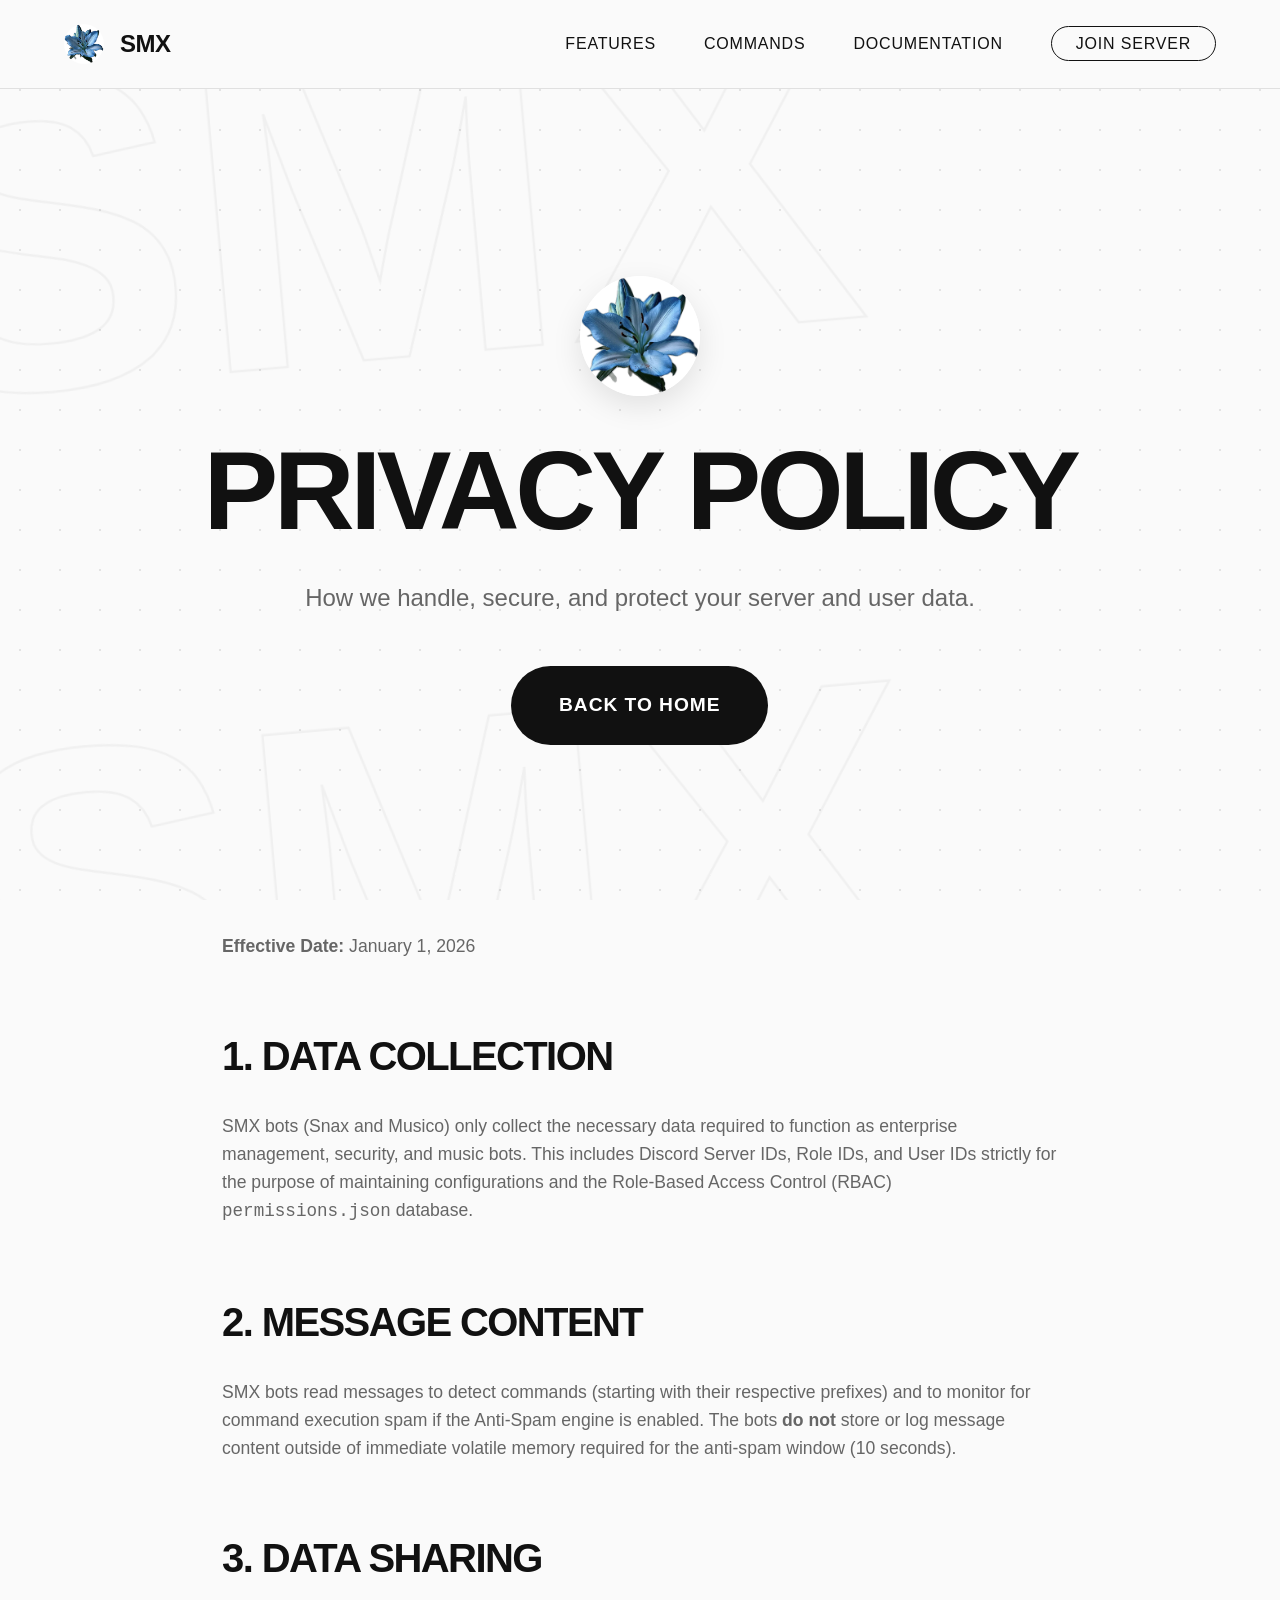
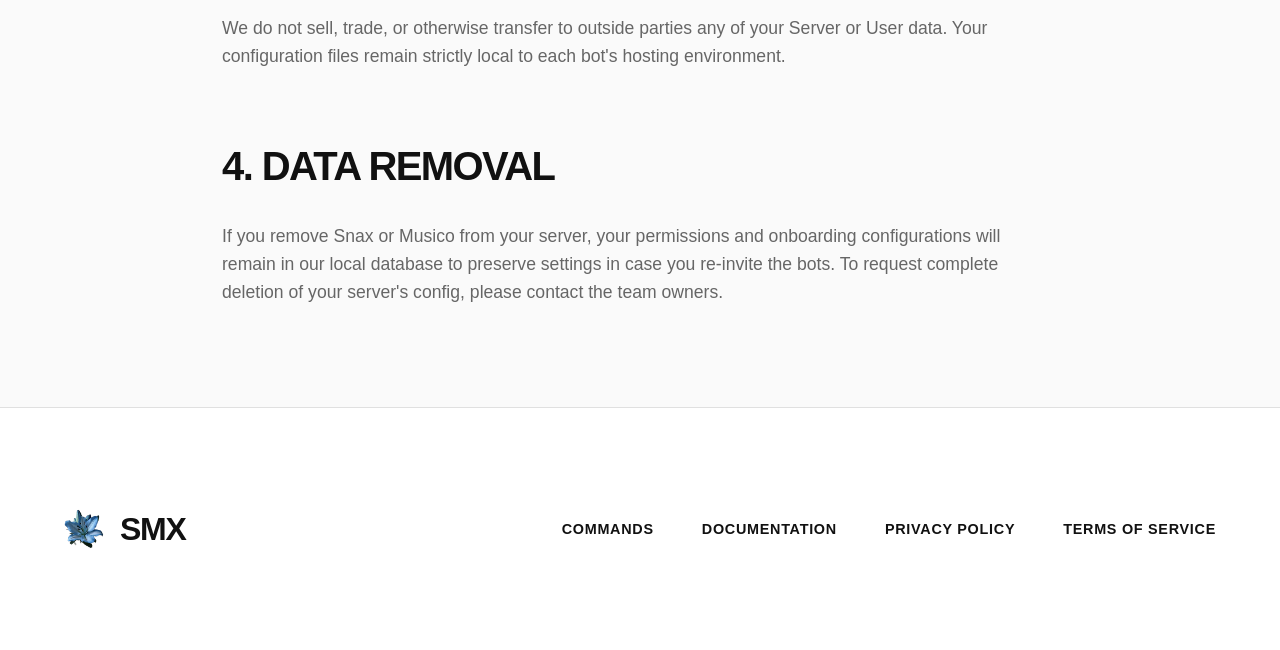
<file: privacy.html>
<!DOCTYPE html>
<html lang="en">
<head>
    <meta charset="UTF-8">
    <meta name="viewport" content="width=device-width, initial-scale=1.0">
    <title>SMX | Privacy Policy</title>
    <link rel="stylesheet" href="style.css">
</head>
<body>

    <nav class="navbar">
        <div class="nav-container">
            <a href="index.html" class="logo-container">
                <img src="107f0842e4fa8916c533242ac1825f24.jpg" alt="SMX Logo" class="logo-img">
                <span class="logo">SMX</span>
            </a>
            <ul class="nav-links">
                <li><a href="index.html#features">Features</a></li>
                <li><a href="commands.html">Commands</a></li>
                <li><a href="documentation.html">Documentation</a></li>
                <li><a href="https://discord.gg/rMasx9HgJJ" target="_blank" class="nav-btn">Join Server</a></li>
            </ul>
            <button class="nav-toggle" id="navToggle" aria-label="Toggle Navigation">
                <span></span>
                <span></span>
                <span></span>
            </button>
        </div>
    </nav>

    <header class="hero">
        <div class="hero-content">
            <img src="107f0842e4fa8916c533242ac1825f24.jpg" alt="SMX Logo" class="load-reveal-1" style="width: 120px; height: 120px; border-radius: 50%; margin-bottom: 2rem; box-shadow: 0 10px 30px rgba(0,0,0,0.1);">
            <h1 class="load-reveal-2">Privacy Policy</h1>
            <p class="load-reveal-3">How we handle, secure, and protect your server and user data.</p>
            <a href="index.html" class="btn-primary load-pop">
                Back to Home
            </a>
        </div>
    </header>

    <div class="content-container" style="margin-top: 2rem;">
        <p class="reveal"><strong>Effective Date:</strong> January 1, 2026</p>

        <h2 class="reveal">1. Data Collection</h2>
        <p class="reveal">SMX bots (Snax and Musico) only collect the necessary data required to function as enterprise management, security, and music bots. This includes Discord Server IDs, Role IDs, and User IDs strictly for the purpose of maintaining configurations and the Role-Based Access Control (RBAC) <code>permissions.json</code> database.</p>

        <h2 class="reveal">2. Message Content</h2>
        <p class="reveal">SMX bots read messages to detect commands (starting with their respective prefixes) and to monitor for command execution spam if the Anti-Spam engine is enabled. The bots <strong>do not</strong> store or log message content outside of immediate volatile memory required for the anti-spam window (10 seconds).</p>

        <h2 class="reveal">3. Data Sharing</h2>
        <p class="reveal">We do not sell, trade, or otherwise transfer to outside parties any of your Server or User data. Your configuration files remain strictly local to each bot's hosting environment.</p>

        <h2 class="reveal">4. Data Removal</h2>
        <p class="reveal">If you remove Snax or Musico from your server, your permissions and onboarding configurations will remain in our local database to preserve settings in case you re-invite the bots. To request complete deletion of your server's config, please contact the team owners.</p>
    </div>

    <footer class="footer">
        <div class="footer-content">
            <div class="footer-brand">
                <img src="107f0842e4fa8916c533242ac1825f24.jpg" alt="SMX Logo" class="logo-img">
                <h2>SMX</h2>
            </div>
            <div class="footer-links">
                <a href="commands.html">Commands</a>
                <a href="documentation.html">Documentation</a>
                <a href="privacy.html">Privacy Policy</a>
                <a href="terms.html">Terms of Service</a>
            </div>
        </div>
    </footer>

    <script src="script.js"></script>
</body>
</html>
</file>
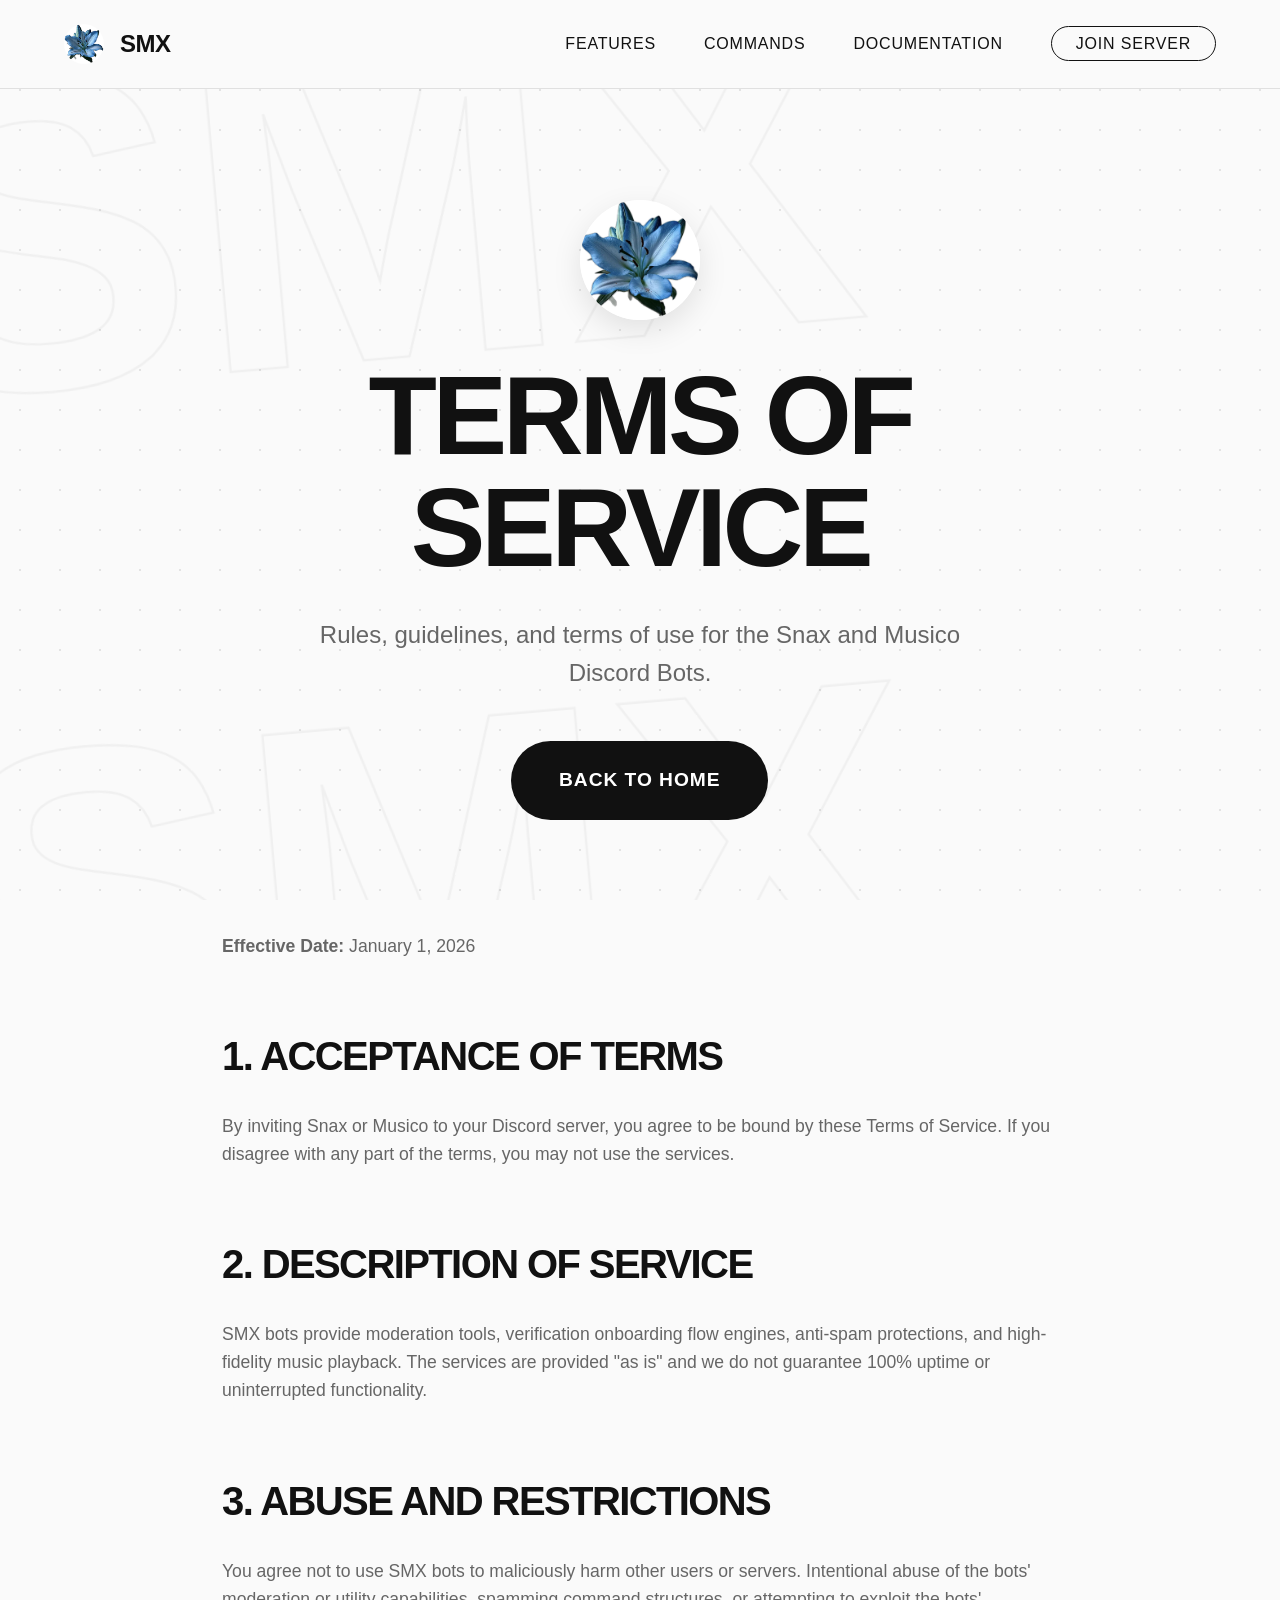
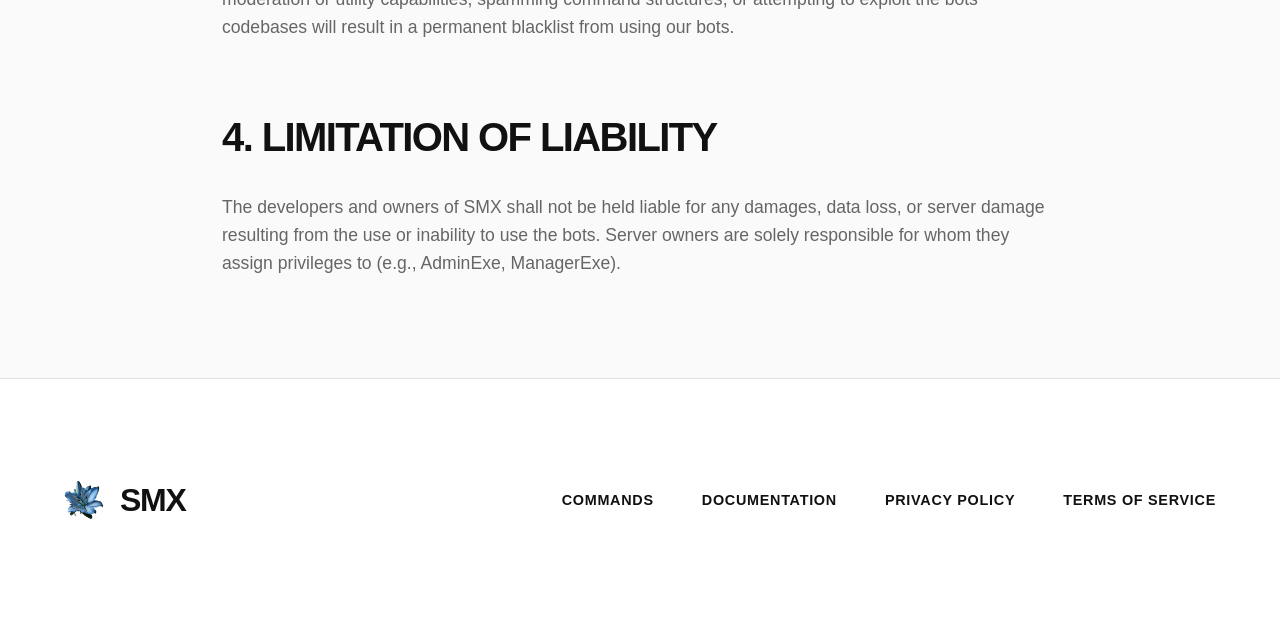
<file: terms.html>
<!DOCTYPE html>
<html lang="en">
<head>
    <meta charset="UTF-8">
    <meta name="viewport" content="width=device-width, initial-scale=1.0">
    <title>SMX | Terms of Service</title>
    <link rel="stylesheet" href="style.css">
</head>
<body>

    <nav class="navbar">
        <div class="nav-container">
            <a href="index.html" class="logo-container">
                <img src="107f0842e4fa8916c533242ac1825f24.jpg" alt="SMX Logo" class="logo-img">
                <span class="logo">SMX</span>
            </a>
            <ul class="nav-links">
                <li><a href="index.html#features">Features</a></li>
                <li><a href="commands.html">Commands</a></li>
                <li><a href="documentation.html">Documentation</a></li>
                <li><a href="https://discord.gg/rMasx9HgJJ" target="_blank" class="nav-btn">Join Server</a></li>
            </ul>
            <button class="nav-toggle" id="navToggle" aria-label="Toggle Navigation">
                <span></span>
                <span></span>
                <span></span>
            </button>
        </div>
    </nav>

    <header class="hero">
        <div class="hero-content">
            <img src="107f0842e4fa8916c533242ac1825f24.jpg" alt="SMX Logo" class="load-reveal-1" style="width: 120px; height: 120px; border-radius: 50%; margin-bottom: 2rem; box-shadow: 0 10px 30px rgba(0,0,0,0.1);">
            <h1 class="load-reveal-2">Terms of Service</h1>
            <p class="load-reveal-3">Rules, guidelines, and terms of use for the Snax and Musico Discord Bots.</p>
            <a href="index.html" class="btn-primary load-pop">
                Back to Home
            </a>
        </div>
    </header>

    <div class="content-container" style="margin-top: 2rem;">
        <p class="reveal"><strong>Effective Date:</strong> January 1, 2026</p>

        <h2 class="reveal">1. Acceptance of Terms</h2>
        <p class="reveal">By inviting Snax or Musico to your Discord server, you agree to be bound by these Terms of Service. If you disagree with any part of the terms, you may not use the services.</p>

        <h2 class="reveal">2. Description of Service</h2>
        <p class="reveal">SMX bots provide moderation tools, verification onboarding flow engines, anti-spam protections, and high-fidelity music playback. The services are provided "as is" and we do not guarantee 100% uptime or uninterrupted functionality.</p>

        <h2 class="reveal">3. Abuse and Restrictions</h2>
        <p class="reveal">You agree not to use SMX bots to maliciously harm other users or servers. Intentional abuse of the bots' moderation or utility capabilities, spamming command structures, or attempting to exploit the bots' codebases will result in a permanent blacklist from using our bots.</p>

        <h2 class="reveal">4. Limitation of Liability</h2>
        <p class="reveal">The developers and owners of SMX shall not be held liable for any damages, data loss, or server damage resulting from the use or inability to use the bots. Server owners are solely responsible for whom they assign privileges to (e.g., AdminExe, ManagerExe).</p>
    </div>

    <footer class="footer">
        <div class="footer-content">
            <div class="footer-brand">
                <img src="107f0842e4fa8916c533242ac1825f24.jpg" alt="SMX Logo" class="logo-img">
                <h2>SMX</h2>
            </div>
            <div class="footer-links">
                <a href="commands.html">Commands</a>
                <a href="documentation.html">Documentation</a>
                <a href="privacy.html">Privacy Policy</a>
                <a href="terms.html">Terms of Service</a>
            </div>
        </div>
    </footer>

    <script src="script.js"></script>
</body>
</html>
</file>
<file: style.css>
:root {
    --bg-color: #FAFAFA;
    --text-main: #111111;
    --text-muted: #666666;
    --accent: #FF3B30; /* Default accent */
    --accent-snax: #D4869A; /* Soft Dusty Pink for Snax */
    --accent-musico: #7AA0C2; /* Soft Slate Blue for Musico */
    --border-color: #E0E0E0;
    --surface: #FFFFFF;
}

* {
    margin: 0;
    padding: 0;
    box-sizing: border-box;
}

html {
    scroll-behavior: smooth;
    cursor: url('cursor/cursor.png') 0 0, auto;
}

body {
    font-family: 'Inter', -apple-system, BlinkMacSystemFont, "Segoe UI", Roboto, sans-serif;
    background-color: var(--bg-color);
    color: var(--text-main);
    line-height: 1.6;
    -webkit-font-smoothing: antialiased;
    cursor: url('cursor/cursor.png') 0 0, auto;
}

a, button, .nav-btn, .btn-primary, .tab-btn, [role="button"], input[type="submit"], input[type="button"], select {
    cursor: url('cursor/pointer.png') 0 0, pointer;
}

/* Parallax Background */
.parallax-wrapper {
    position: fixed;
    top: 0;
    left: 0;
    width: 100vw;
    height: 100vh;
    z-index: -1;
    overflow: hidden;
    pointer-events: none;
}

.bg-pattern {
    position: absolute;
    top: -50%;
    left: -50%;
    width: 200%;
    height: 200%;
    background-image: radial-gradient(var(--text-muted) 1.5px, transparent 1.5px);
    background-size: 40px 40px;
    opacity: 0.15;
    will-change: transform;
    z-index: 1;
}

#butterflyCanvas {
    position: absolute;
    top: 0;
    left: 0;
    width: 100%;
    height: 100%;
    pointer-events: none;
    z-index: 2;
}

.bg-text-container {
    position: absolute;
    top: 5%;
    left: -10%;
    width: 120%;
    display: flex;
    flex-direction: column;
    gap: 30vh;
    pointer-events: none;
    transform: rotate(-5deg);
    transform-origin: top left;
    will-change: transform;
    z-index: 3;
}

.bg-text {
    font-size: 35vw;
    font-weight: 900;
    color: transparent;
    -webkit-text-stroke: 2.5px rgba(0, 0, 0, 0.04);
    white-space: nowrap;
    font-family: 'Helvetica Neue', Helvetica, Arial, sans-serif;
    line-height: 0.9;
    user-select: none;
}

h1, h2, h3, h4 {
    font-family: 'Helvetica Neue', Helvetica, Arial, sans-serif;
    letter-spacing: -0.04em;
    font-weight: 800;
}

a {
    text-decoration: none;
    color: inherit;
    transition: opacity 0.3s;
}

a:hover {
    opacity: 0.7;
}

/* Navbar */
.navbar {
    position: fixed;
    top: 0;
    width: 100%;
    z-index: 1000;
    background: var(--bg-color);
    border-bottom: 1px solid var(--border-color);
    padding: 1.5rem 0;
}

.nav-container {
    max-width: 1400px;
    margin: 0 auto;
    display: flex;
    justify-content: space-between;
    align-items: center;
    padding: 0 4rem;
}

.logo-container {
    display: flex;
    align-items: center;
    gap: 1rem;
}

.logo-img {
    width: 40px;
    height: 40px;
    border-radius: 50%;
    object-fit: cover;
}

.logo {
    font-size: 1.5rem;
    font-weight: 800;
    text-transform: uppercase;
    letter-spacing: -0.02em;
}

.nav-links {
    display: flex;
    list-style: none;
    gap: 3rem;
}

.nav-links a {
    font-weight: 500;
    font-size: 1rem;
    text-transform: uppercase;
    letter-spacing: 0.05em;
}

.nav-btn {
    border: 1px solid var(--text-main);
    padding: 0.5rem 1.5rem;
    border-radius: 50px;
    font-weight: 600;
}

.nav-btn:hover {
    background: var(--text-main);
    color: var(--bg-color);
    opacity: 1;
}

/* Hero Section */
.hero {
    min-height: 100vh;
    display: flex;
    align-items: center;
    justify-content: center;
    text-align: center;
    padding: 120px 2rem 0;
}

.hero-content {
    max-width: 1000px;
}

.hero-content h1 {
    font-size: 7rem;
    line-height: 1;
    margin-bottom: 2rem;
    text-transform: uppercase;
}

.hero-content p {
    font-size: 1.5rem;
    color: var(--text-muted);
    margin-bottom: 3rem;
    max-width: 700px;
    margin-left: auto;
    margin-right: auto;
    font-weight: 400;
}

.btn-primary {
    background: var(--text-main);
    color: var(--surface);
    padding: 1.5rem 3rem;
    font-size: 1.2rem;
    font-weight: 600;
    border-radius: 100px;
    text-transform: uppercase;
    letter-spacing: 0.05em;
    display: inline-block;
    transition: transform 0.4s cubic-bezier(0.175, 0.885, 0.32, 1.275), box-shadow 0.4s ease;
}

.btn-primary:hover {
    transform: scale(1.05) translateY(-3px);
    box-shadow: 0 15px 35px rgba(0,0,0,0.2);
    opacity: 1;
}

/* Layout Utilities */
.section {
    padding: 8rem 4rem;
    max-width: 1400px;
    margin: 0 auto;
}

.section-title {
    font-size: 4rem;
    text-transform: uppercase;
    margin-bottom: 4rem;
    border-bottom: 4px solid var(--text-main);
    padding-bottom: 1rem;
}

/* Features Grid */
.features-grid {
    display: grid;
    grid-template-columns: repeat(3, 1fr);
    gap: 3rem;
}

.feature-card {
    background: var(--surface);
    padding: 3rem;
    border: 1px solid var(--border-color);
}

.feature-card h3 {
    font-size: 2rem;
    margin-bottom: 1.5rem;
    text-transform: uppercase;
}

.feature-card p {
    font-size: 1.1rem;
    color: var(--text-muted);
}

/* Documents / Content Pages */
.content-container {
    max-width: 900px;
    margin: 150px auto 100px;
    padding: 0 2rem;
}

.content-container h1 {
    font-size: 4rem;
    margin-bottom: 3rem;
    text-transform: uppercase;
    border-bottom: 4px solid var(--text-main);
    padding-bottom: 1rem;
}

.content-container h2 {
    font-size: 2.5rem;
    margin-top: 4rem;
    margin-bottom: 1.5rem;
    text-transform: uppercase;
}

.content-container h3 {
    font-size: 1.5rem;
    margin-top: 2rem;
    margin-bottom: 1rem;
}

.content-container p {
    font-size: 1.1rem;
    color: var(--text-muted);
    margin-bottom: 1.5rem;
}

/* Commands List Styles */
.command-category {
    margin-bottom: 4rem;
}

.cmd-item {
    display: flex;
    flex-direction: column;
    padding: 1.5rem 0;
    border-bottom: 1px solid var(--border-color);
}

.cmd-syntax {
    font-family: 'Courier New', Courier, monospace;
    font-size: 1.2rem;
    font-weight: bold;
    color: var(--text-main);
    margin-bottom: 0.5rem;
}

.cmd-desc {
    font-size: 1rem;
    color: var(--text-muted);
}

/* Footer */
.footer {
    border-top: 1px solid var(--border-color);
    padding: 6rem 4rem;
    background: var(--surface);
}

.footer-content {
    max-width: 1400px;
    margin: 0 auto;
    display: grid;
    grid-template-columns: 1fr auto;
    gap: 4rem;
    align-items: center;
}

.footer-brand {
    display: flex;
    align-items: center;
    gap: 1rem;
}

.footer-brand h2 {
    font-size: 2rem;
    text-transform: uppercase;
}

.footer-links {
    display: flex;
    gap: 3rem;
}

.footer-links a {
    text-transform: uppercase;
    font-weight: 600;
    font-size: 0.9rem;
    letter-spacing: 0.05em;
}

.footer-links a:hover {
    opacity: 0.7;
}

/* Scroll Animations */
.reveal {
    opacity: 0;
    transform: translateY(50px);
    transition: opacity 0.8s ease-out, transform 0.8s cubic-bezier(0.16, 1, 0.3, 1);
    will-change: opacity, transform;
}

.reveal.active {
    opacity: 1;
    transform: translateY(0);
}

/* On-Load Fade Up Animations */
@keyframes slideUpFade {
    0% {
        opacity: 0;
        transform: translateY(40px);
    }
    100% {
        opacity: 1;
        transform: translateY(0);
    }
}

@keyframes popIn {
    0% {
        opacity: 0;
        transform: scale(0.8) translateY(20px);
    }
    60% {
        opacity: 1;
        transform: scale(1.05) translateY(-5px);
    }
    100% {
        opacity: 1;
        transform: scale(1) translateY(0);
    }
}

.load-reveal-1 {
    animation: slideUpFade 0.8s cubic-bezier(0.16, 1, 0.3, 1) both;
}

.load-reveal-2 {
    animation: slideUpFade 0.8s cubic-bezier(0.16, 1, 0.3, 1) 0.15s both;
}

.load-reveal-3 {
    animation: slideUpFade 0.8s cubic-bezier(0.16, 1, 0.3, 1) 0.3s both;
}

.load-pop {
    animation: popIn 0.8s cubic-bezier(0.175, 0.885, 0.32, 1.275) 0.5s both;
}

/* Responsive Table Wrapper */
.table-wrapper {
    width: 100%;
    overflow-x: auto;
    -webkit-overflow-scrolling: touch;
    margin: 1.5rem 0;
}
.table-wrapper .data-table {
    margin: 0;
}

/* Navbar Toggle for Mobile */
.logo-container {
    z-index: 1002;
    position: relative;
}

.nav-toggle {
    display: none;
    flex-direction: column;
    justify-content: space-between;
    width: 26px;
    height: 18px;
    background: transparent;
    border: none;
    cursor: pointer;
    padding: 0;
    z-index: 1002;
    position: relative;
}

.nav-toggle span {
    width: 100%;
    height: 2px;
    background-color: var(--text-main);
    border-radius: 1px;
    transition: all 0.3s cubic-bezier(0.16, 1, 0.3, 1);
    transform-origin: left center;
}

.nav-toggle.active span:nth-child(1) {
    transform: rotate(45deg) translate(2px, 0px);
}

.nav-toggle.active span:nth-child(2) {
    opacity: 0;
    width: 0;
}

.nav-toggle.active span:nth-child(3) {
    transform: rotate(-45deg) translate(2px, 0px);
}

/* Responsive Styles */
@media (max-width: 1024px) {
    .hero-content h1 { font-size: 4.5rem; }
    .hub-header h1 { font-size: 3.5rem; }
    .content-container h1 { font-size: 3rem; }
    .section-title { font-size: 3rem; }
    
    .features-grid { grid-template-columns: 1fr; }
    .nav-container, .section, .footer { padding-left: 2rem; padding-right: 2rem; }
    .footer-content { grid-template-columns: 1fr; text-align: center; justify-content: center; }
    .footer-brand { justify-content: center; }
    .footer-links { justify-content: center; flex-wrap: wrap; }
}

@media (max-width: 768px) {
    .nav-toggle {
        display: flex;
    }
    
    .nav-links {
        display: flex;
        position: fixed;
        top: 0;
        left: 0;
        width: 100vw;
        height: 100vh;
        background: rgba(250, 250, 250, 0.96);
        backdrop-filter: blur(16px);
        -webkit-backdrop-filter: blur(16px);
        flex-direction: column;
        justify-content: center;
        align-items: center;
        gap: 2rem;
        z-index: 1001;
        opacity: 0;
        pointer-events: none;
        transform: translateY(-20px);
        transition: opacity 0.4s cubic-bezier(0.16, 1, 0.3, 1), transform 0.4s cubic-bezier(0.16, 1, 0.3, 1);
    }
    
    .nav-links.active {
        opacity: 1;
        pointer-events: auto;
        transform: translateY(0);
    }
    
    .nav-links li {
        width: 100%;
        text-align: center;
    }
    
    .nav-links a {
        display: inline-block;
        padding: 0.8rem 2rem;
        font-size: 1.2rem;
    }
    
    .nav-btn {
        background: var(--text-main);
        color: var(--bg-color);
        width: auto;
        min-width: 200px;
    }
    
    .hero-content h1 { font-size: 3rem; }
    .hub-header h1 { font-size: 2.5rem; }
    .content-container h1 { font-size: 2.2rem; }
    .section-title { font-size: 2.2rem; }
    .bot-card h2 { font-size: 2.5rem; }
    
    .bot-switcher {
        flex-direction: column;
        align-items: center;
        gap: 0.75rem;
    }
    
    .switcher-btn {
        width: 100%;
        max-width: 280px;
        text-align: center;
    }
}

@media (max-width: 480px) {
    .hero-content h1 { font-size: 2.2rem; }
    .hub-header h1 { font-size: 2rem; }
    .content-container h1 { font-size: 1.8rem; }
    .section-title { font-size: 1.8rem; }
    .bot-card h2 { font-size: 2rem; }
    
    .bot-card {
        padding: 3rem 1.5rem;
    }
    
    .btn-primary {
        padding: 1.2rem 2rem;
        font-size: 1rem;
    }
    
    .nav-container {
        padding-left: 1.5rem;
        padding-right: 1.5rem;
    }
}

/* ============================================================================
   MULTI-BOT SWITCHER & LAYOUT STYLES
   ============================================================================ */

/* Bot Tab Switcher */
.bot-switcher {
    display: flex;
    justify-content: center;
    gap: 1.5rem;
    margin: 3rem 0;
}

.switcher-btn {
    padding: 1rem 2.5rem;
    font-size: 1.1rem;
    font-weight: 700;
    text-transform: uppercase;
    letter-spacing: 0.05em;
    background: var(--surface);
    border: 2px solid var(--border-color);
    border-radius: 50px;
    color: var(--text-muted);
    transition: all 0.3s cubic-bezier(0.16, 1, 0.3, 1);
    outline: none;
}

.switcher-btn:hover {
    transform: translateY(-2px);
    box-shadow: 0 10px 20px rgba(0,0,0,0.05);
    color: var(--text-main);
    border-color: var(--text-main);
}

.switcher-btn.active {
    color: #FFFFFF;
}

.switcher-btn.active[data-bot="snax"] {
    border-color: var(--accent-snax);
    background: var(--accent-snax);
    box-shadow: 0 10px 20px rgba(212, 134, 154, 0.25);
}

.switcher-btn.active[data-bot="musico"] {
    border-color: var(--accent-musico);
    background: var(--accent-musico);
    box-shadow: 0 10px 20px rgba(122, 160, 194, 0.25);
}

/* Badge styling */
.badge {
    display: inline-block;
    padding: 0.2em 0.8em;
    font-size: 0.7rem;
    font-weight: 700;
    text-transform: uppercase;
    letter-spacing: 0.08em;
    border-radius: 50px;
    vertical-align: middle;
}

.badge-snax {
    background: rgba(212, 134, 154, 0.12);
    color: var(--accent-snax);
    border: 1px solid rgba(212, 134, 154, 0.2);
}

.badge-musico {
    background: rgba(122, 160, 194, 0.12);
    color: var(--accent-musico);
    border: 1px solid rgba(122, 160, 194, 0.2);
}

/* Bot-specific views */
.bot-view {
    display: none;
}

.bot-view.active {
    display: block;
}

/* Split Hero / Hub Layout */
.hero-split {
    display: flex;
    gap: 3rem;
    max-width: 1400px;
    margin: 80px auto 0;
    padding: 2rem 4rem 6rem;
    align-items: stretch;
}

.bot-card {
    flex: 1;
    background: var(--surface);
    border: 1px solid var(--border-color);
    padding: 4rem 3rem;
    display: flex;
    flex-direction: column;
    align-items: center;
    text-align: center;
    border-radius: 12px;
    transition: all 0.4s cubic-bezier(0.16, 1, 0.3, 1);
    position: relative;
    overflow: hidden;
}

.bot-card::before {
    content: '';
    position: absolute;
    top: 0;
    left: 0;
    width: 100%;
    height: 6px;
}

.bot-card-snax::before {
    background: var(--accent-snax);
}

.bot-card-musico::before {
    background: var(--accent-musico);
}

.bot-card:hover {
    transform: translateY(-8px);
    box-shadow: 0 20px 40px rgba(0,0,0,0.06);
}

.bot-card-snax:hover {
    border-color: var(--accent-snax);
}

.bot-card-musico:hover {
    border-color: var(--accent-musico);
}

/* Decorative Card Background Graphic */
.card-bg-decoration {
    position: absolute;
    bottom: -60px;
    right: -60px;
    width: 320px;
    height: auto;
    opacity: 0.12;
    pointer-events: none;
    z-index: 1;
    transition: transform 0.6s cubic-bezier(0.16, 1, 0.3, 1), opacity 0.6s cubic-bezier(0.16, 1, 0.3, 1);
    
    /* Hardware GPU Acceleration */
    will-change: transform, opacity;
    transform: translate3d(0, 0, 0);
    backface-visibility: hidden;
}

/* Only run hover scaling/rotation on devices that support hovering pointer (e.g. desktop) */
@media (hover: hover) {
    .bot-card:hover .card-bg-decoration {
        opacity: 0.25;
        transform: scale(1.08) rotate(3deg) translate3d(0, 0, 0);
    }
}

/* Responsive adjustments for mobile and tablets */
@media (max-width: 768px) {
    .card-bg-decoration {
        width: 240px;
        bottom: -40px;
        right: -40px;
    }
}

@media (max-width: 480px) {
    .card-bg-decoration {
        width: 180px;
        bottom: -30px;
        right: -30px;
    }
}

/* Elevate other card contents above the background decoration */
.bot-card > *:not(.card-bg-decoration) {
    position: relative;
    z-index: 2;
}

.bot-card .bot-icon {
    width: 110px;
    height: 110px;
    border-radius: 50%;
    margin-bottom: 2rem;
    object-fit: cover;
    box-shadow: 0 10px 25px rgba(0,0,0,0.08);
    background: var(--bg-color);
}

.bot-card h2 {
    font-size: 3rem;
    margin-bottom: 0.5rem;
    text-transform: uppercase;
}

.bot-card .bot-tagline {
    font-size: 1.2rem;
    color: var(--text-muted);
    margin-bottom: 2rem;
    font-weight: 500;
}

.bot-card .bot-features-list {
    list-style: none;
    text-align: left;
    margin-bottom: 3.5rem;
    width: 100%;
    max-width: 320px;
    flex-grow: 1;
}

.bot-card .bot-features-list li {
    padding: 0.5rem 0;
    font-size: 1.05rem;
    color: var(--text-muted);
    position: relative;
    padding-left: 1.75rem;
}

.bot-card .bot-features-list li::before {
    content: '✦';
    position: absolute;
    left: 0;
    font-weight: bold;
}

.bot-card-snax .bot-features-list li::before {
    color: var(--accent-snax);
}

.bot-card-musico .bot-features-list li::before {
    color: var(--accent-musico);
}

.btn-snax {
    background: transparent;
    border: 2px solid var(--text-main);
    color: var(--text-main);
    transition: all 0.4s cubic-bezier(0.16, 1, 0.3, 1);
}

.btn-snax:hover {
    background: var(--accent-snax);
    border-color: var(--accent-snax);
    color: #FFFFFF;
    box-shadow: 0 15px 30px rgba(212, 134, 154, 0.3);
}

.btn-musico {
    background: transparent;
    border: 2px solid var(--text-main);
    color: var(--text-main);
    transition: all 0.4s cubic-bezier(0.16, 1, 0.3, 1);
}

.btn-musico:hover {
    background: var(--accent-musico);
    border-color: var(--accent-musico);
    color: #FFFFFF;
    box-shadow: 0 15px 30px rgba(122, 160, 194, 0.3);
}

.hub-header {
    text-align: center;
    padding-top: 140px;
    padding-bottom: 0;
}

.hub-header h1 {
    font-size: 5rem;
    text-transform: uppercase;
    line-height: 1.1;
    margin-bottom: 1.5rem;
}

.hub-header p {
    font-size: 1.3rem;
    color: var(--text-muted);
    max-width: 800px;
    margin: 0 auto;
}

@media (max-width: 1024px) {
    .hero-split {
        flex-direction: column;
        padding: 2rem;
        gap: 2.5rem;
    }
}
</file>
